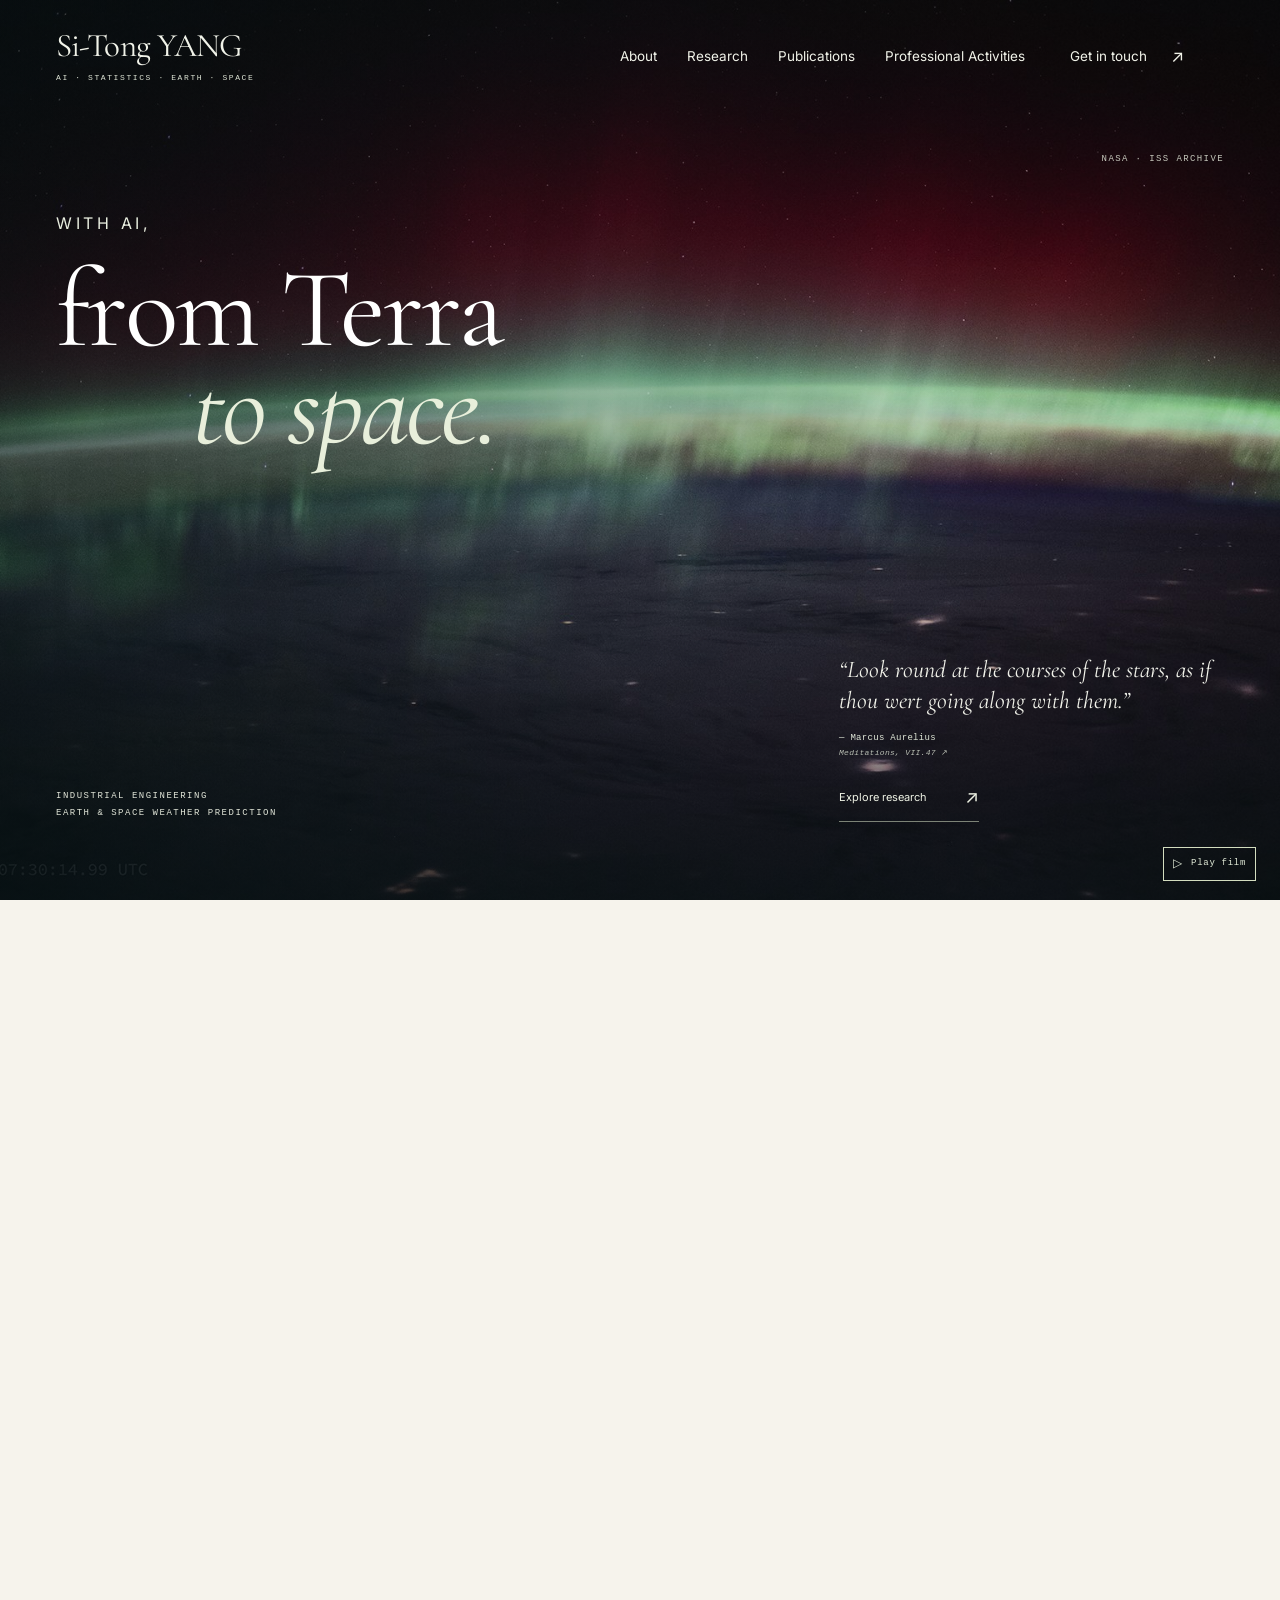
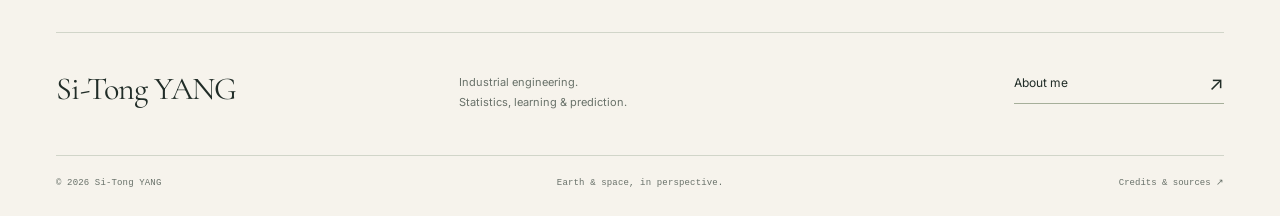
<file: index.html>
<!doctype html>
<html lang="en">
<head>
  <meta charset="utf-8">
  <meta name="viewport" content="width=device-width,initial-scale=1">
  <meta name="description" content="Industrial engineering, statistics, machine learning, and flow matching for terrestrial weather and space weather prediction.">
  <meta name="theme-color" content="#f6f3ec">
  <title>Earth & Space Prediction — Si-Tong YANG</title>
  <link rel="icon" href="favicon.svg" type="image/svg+xml">
  <link rel="preload" href="cormorant-normal-400.ttf" as="font" type="font/ttf" crossorigin>
  <link rel="stylesheet" href="styles.css?v=c1699eb95e4d">
  <script src="app.js" defer></script>
</head>
<body class="home-page">
  <a class="skip-link" href="#main">Skip to content</a>
  <header class="site-header">
    <a class="wordmark" href="index.html" aria-label="Si-Tong YANG — Home">Si-Tong YANG<span>AI · STATISTICS · EARTH · SPACE</span></a>
    <button class="menu-toggle" type="button" aria-controls="site-nav" aria-expanded="false">Menu <span aria-hidden="true">＋</span></button>
    <nav class="site-nav" id="site-nav" aria-label="Main navigation"><a href="about.html">About</a><a href="research.html">Research</a><a href="publications.html">Publications</a><a href="activities.html">Professional Activities</a><a href="contact.html">Get in touch <span aria-hidden="true">↗</span></a></nav>
  </header>
  <main id="main"><div class="hero-stage"><section class="hero" aria-labelledby="home-title">
  <div class="hero-media" aria-hidden="true"><img src="aurora-poster.jpg" alt="" width="1920" height="1080" fetchpriority="high"><video id="hero-video" muted loop playsinline preload="none" poster="aurora-poster.jpg" tabindex="-1"><source data-src="aurora-hero.mp4" type="video/mp4"></video></div>
  <div class="hero-shade" aria-hidden="true"></div>
  <div class="hero-content"><div class="hero-topline"><span class="eyebrow hero-archive">NASA · ISS ARCHIVE</span></div><h1 id="home-title"><span class="hero-prelude">With AI,</span><span class="hero-earth">from Terra</span><em class="hero-space">to space.</em></h1><div class="hero-bottom"><p class="hero-discipline">INDUSTRIAL ENGINEERING<br>EARTH & SPACE WEATHER PREDICTION</p><div class="hero-intro"><blockquote class="hero-quote"><p>“Look round at the courses of the stars, as if thou wert going along with them.”</p><footer>— Marcus Aurelius<a href="https://getgnosis.app/read/meditations/7/" target="_blank" rel="noopener noreferrer"><cite>Meditations, VII.47</cite> ↗</a></footer></blockquote><a class="light-link" href="research.html">Explore research <span aria-hidden="true">↗</span></a></div></div></div>
  <button class="video-control" id="video-toggle" type="button" aria-label="Play background video"><span id="video-icon" aria-hidden="true">▷</span><span id="video-label">Play film</span></button>
<div class="hero-ribbon" aria-hidden="true"><span>With AI, from Terra to space.</span><small>SI-TONG YANG / EARTH & SPACE</small></div></section></div>
<section class="home-research container" aria-labelledby="selected-title"><div class="section-marker"><span class="eyebrow">01 / SELECTED RESEARCH</span><a class="small-link" href="research.html">All research ↗</a></div><div class="home-statement"><h2 id="selected-title">Earth, <em>in motion.</em></h2><p>Exploring the dynamics of Earth and near-Earth space through physics, statistics, and AI.</p></div><div class="featured-grid"><article class="featured-item featured-project"><a class="featured-cover" href="pgfm-architecture.pdf" target="_blank" rel="noopener noreferrer" aria-label="View full research architecture figure"><img src="pgfm-architecture.png" alt="Physics-Guided Flow Matching architecture: past ionospheric states and solar and geomagnetic drivers feed a flow matching model guided by production, chemical loss, drift transport, and wind transport to forecast global total electron content." width="2136" height="1115" loading="lazy"><span>View full figure ↗</span></a><div class="featured-copy"><p class="eyebrow"><span>01</span> / Space weather / Generative AI</p><h3>Physics-Guided Flow Matching</h3><p>Day-ahead global total electron content forecasting with generative AI informed by ionospheric physics.</p><p class="project-status">Preprint · 2026</p><a class="text-link" href="publications.html#pgfm">Read publication <span aria-hidden="true">↗</span></a></div></article></div></section>
</main>
  <footer class="site-footer container">
    <div class="footer-top"><a class="footer-name" href="index.html">Si-Tong YANG</a><p>Industrial engineering.<br>Statistics, learning & prediction.</p><a class="footer-next" href="about.html">About me <span aria-hidden="true">↗</span></a></div>
    <div class="footer-bottom"><p>© 2026 Si-Tong YANG</p><p>Earth & space, in perspective.</p><button type="button" id="open-credits">Credits & sources ↗</button></div>
  </footer>
  <dialog class="credits-dialog" id="credits-dialog" aria-labelledby="credits-title"><div class="dialog-top"><h2 id="credits-title">Credits & sources</h2><button class="dialog-close" type="button" aria-label="Close credits">Close ×</button></div><p>Homepage aurora imagery: Earth Science and Remote Sensing Unit, NASA Johnson Space Center.</p><p>Video editor: Marit Jentoft-Nilsen (Global Science and Technology, Inc.). The silent background film is a shortened, resized excerpt of archival ISS footage.</p><a href="https://svs.gsfc.nasa.gov/31375/" target="_blank" rel="noopener noreferrer">Original NASA film & full credits ↗</a><p>Typography: Cormorant Garamond and Inter. Font license notices are included with the website source.</p></dialog>
</body>
</html>
</file>
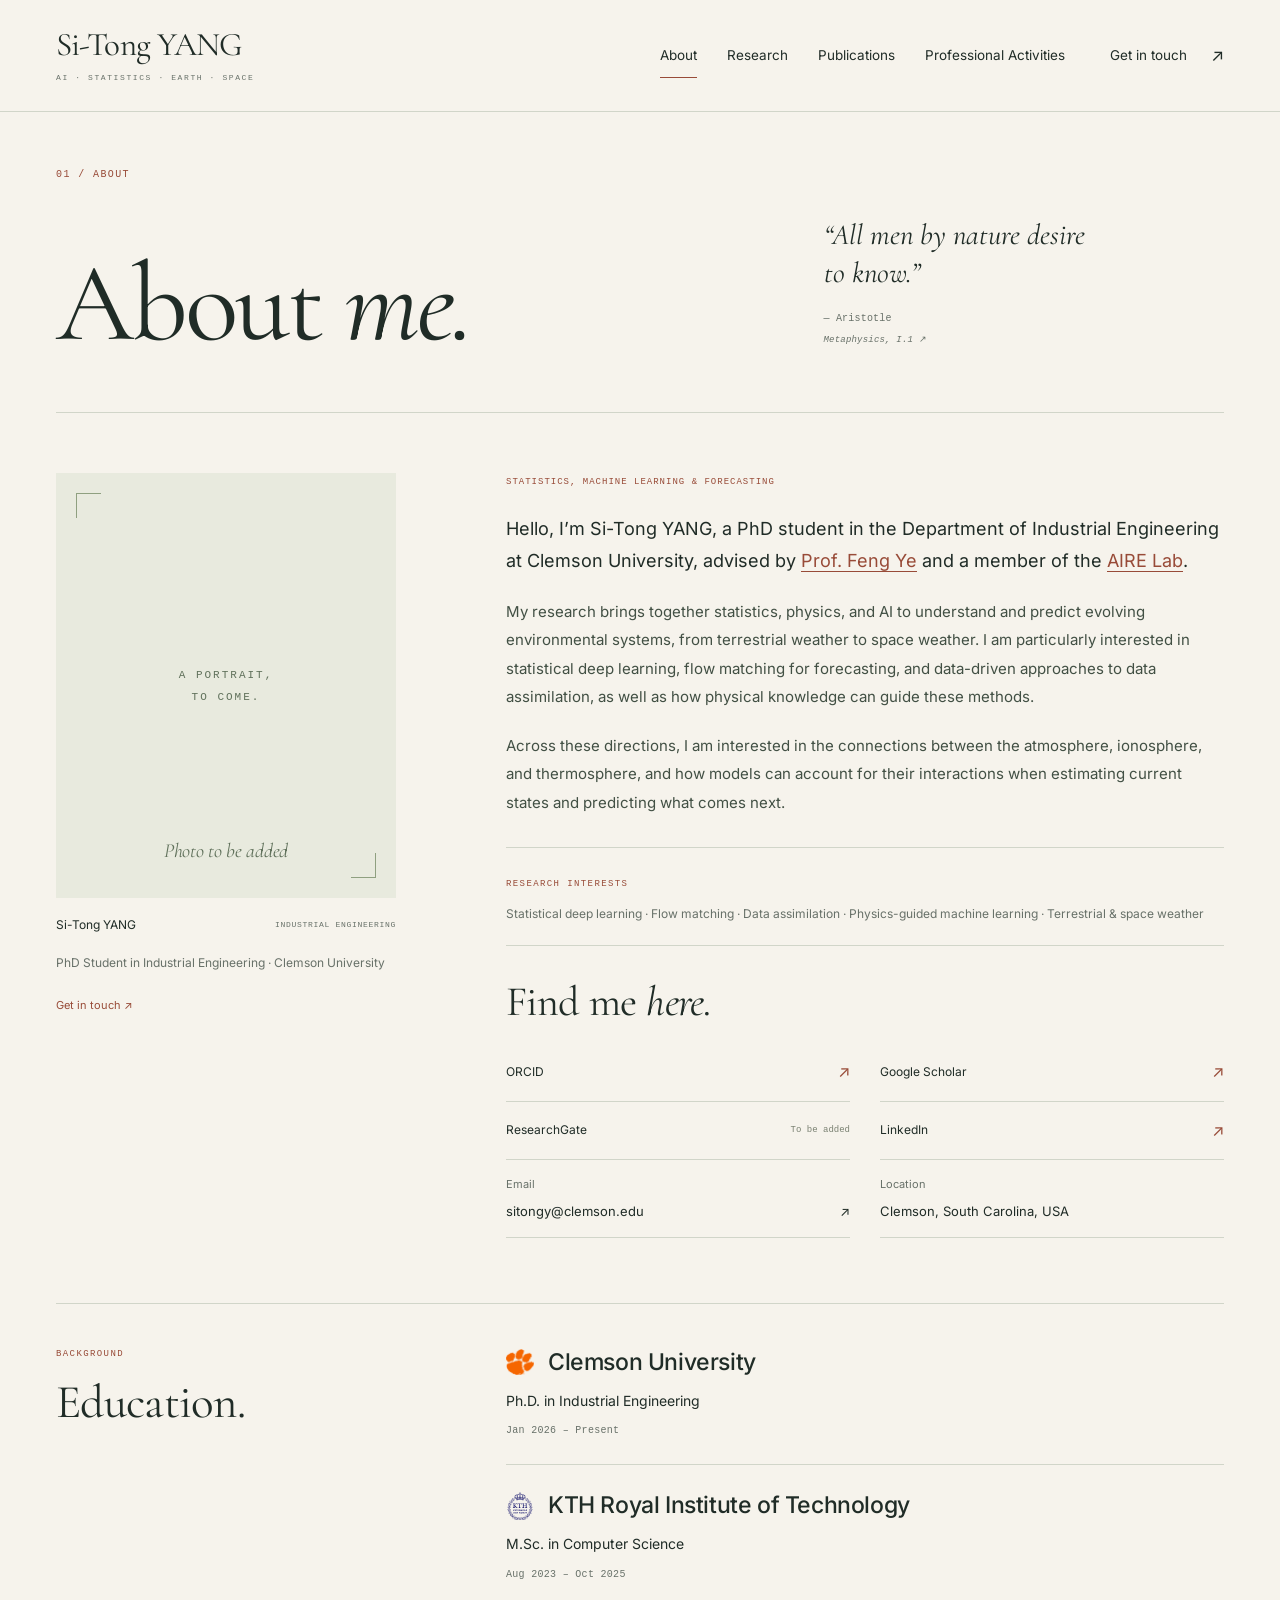
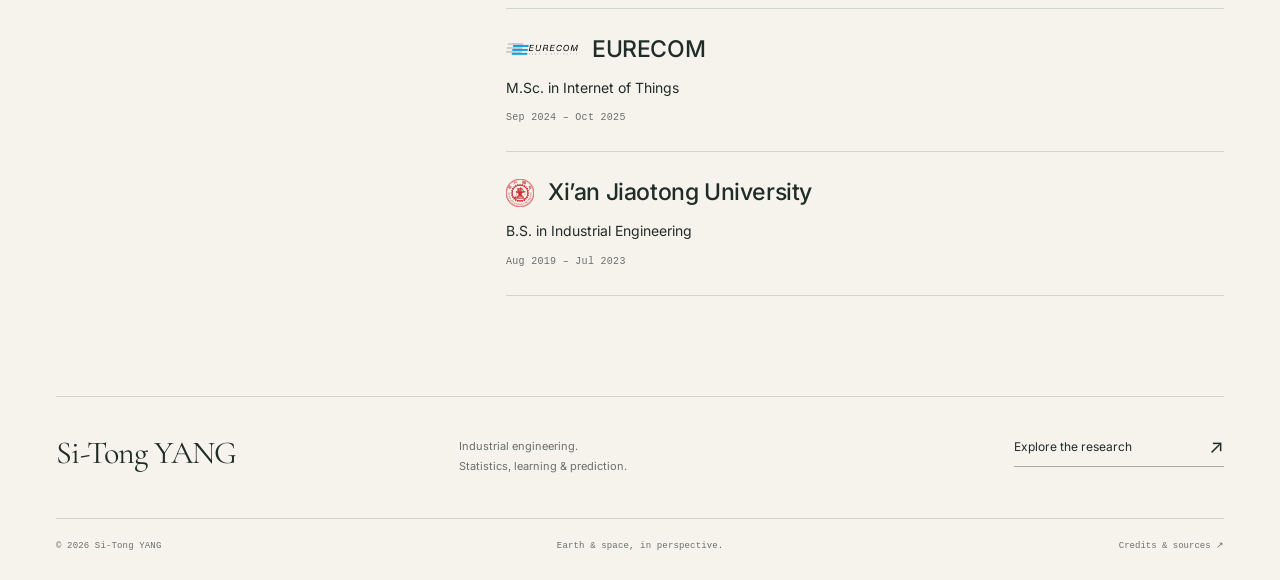
<file: about.html>
<!doctype html>
<html lang="en">
<head>
  <meta charset="utf-8">
  <meta name="viewport" content="width=device-width,initial-scale=1">
  <meta name="description" content="Industrial engineering, statistics, machine learning, and flow matching for terrestrial weather and space weather prediction.">
  <meta name="theme-color" content="#f6f3ec">
  <title>About — Si-Tong YANG</title>
  <link rel="icon" href="favicon.svg" type="image/svg+xml">
  <link rel="preload" href="cormorant-normal-400.ttf" as="font" type="font/ttf" crossorigin>
  <link rel="stylesheet" href="styles.css?v=c1699eb95e4d">
  <script src="app.js" defer></script>
</head>
<body class="inner-page">
  <a class="skip-link" href="#main">Skip to content</a>
  <header class="site-header">
    <a class="wordmark" href="index.html" aria-label="Si-Tong YANG — Home">Si-Tong YANG<span>AI · STATISTICS · EARTH · SPACE</span></a>
    <button class="menu-toggle" type="button" aria-controls="site-nav" aria-expanded="false">Menu <span aria-hidden="true">＋</span></button>
    <nav class="site-nav" id="site-nav" aria-label="Main navigation"><a href="about.html" aria-current="page">About</a><a href="research.html">Research</a><a href="publications.html">Publications</a><a href="activities.html">Professional Activities</a><a href="contact.html">Get in touch <span aria-hidden="true">↗</span></a></nav>
  </header>
  <main id="main"><div class="page-shell container"><header class="page-heading"><p class="eyebrow">01 / ABOUT</p><div class="heading-grid"><h1>About <em>me.</em></h1><blockquote class="research-quote page-quote"><p>“All men by nature desire to know.”</p><footer>— Aristotle<br><a href="https://classics.mit.edu/Aristotle/metaphysics.1.i.html" target="_blank" rel="noopener noreferrer"><cite>Metaphysics, I.1</cite> ↗</a></footer></blockquote></div></header><div class="about-layout"><aside class="portrait-column"><div class="portrait-placeholder"><span class="portrait-corner corner-tl" aria-hidden="true"></span><span class="portrait-corner corner-br" aria-hidden="true"></span><span class="eyebrow">A PORTRAIT,<br>TO COME.</span><span class="portrait-note">Photo to be added</span></div><div class="portrait-caption"><span>Si-Tong YANG</span><span>INDUSTRIAL ENGINEERING</span></div><p class="affiliation">PhD Student in Industrial Engineering · Clemson University</p><a class="small-link about-contact" href="contact.html">Get in touch ↗</a></aside><div class="biography"><p class="eyebrow accent-label">STATISTICS, MACHINE LEARNING & FORECASTING</p><div class="bio-prose"><p>Hello, I’m Si-Tong YANG, a PhD student in the Department of Industrial Engineering at Clemson University, advised by <a class="bio-link" href="https://feye2024.github.io/" target="_blank" rel="noopener noreferrer">Prof. Feng Ye</a> and a member of the <a class="bio-link" href="https://feye2024.github.io/aire-lab/" target="_blank" rel="noopener noreferrer">AIRE Lab</a>.</p><p>My research brings together statistics, physics, and AI to understand and predict evolving environmental systems, from terrestrial weather to space weather. I am particularly interested in statistical deep learning, flow matching for forecasting, and data-driven approaches to data assimilation, as well as how physical knowledge can guide these methods.</p><p>Across these directions, I am interested in the connections between the atmosphere, ionosphere, and thermosphere, and how models can account for their interactions when estimating current states and predicting what comes next.</p></div><div class="bio-interests"><span class="eyebrow">RESEARCH INTERESTS</span><p>Statistical deep learning · Flow matching · Data assimilation · Physics-guided machine learning · Terrestrial & space weather</p></div><section class="profile-section" aria-labelledby="profile-title"><h2 id="profile-title">Find me <em>here.</em></h2><div class="profile-grid"><a class="profile-field" href="https://orcid.org/0009-0001-2975-2041" target="_blank" rel="noopener noreferrer"><span>ORCID</span><span aria-hidden="true">↗</span></a><a class="profile-field" href="https://scholar.google.com/citations?user=uEGF8lQAAAAJ&amp;hl=en" target="_blank" rel="noopener noreferrer"><span>Google Scholar</span><span aria-hidden="true">↗</span></a><div class="profile-field is-pending"><span>ResearchGate</span><small>To be added</small></div><a class="profile-field" href="https://www.linkedin.com/in/sitongyang/" target="_blank" rel="noopener noreferrer"><span>LinkedIn</span><span aria-hidden="true">↗</span></a><div class="detail-field"><span class="field-label">Email</span><a class="field-value" href="mailto:sitongy@clemson.edu">sitongy@clemson.edu <span aria-hidden="true">↗</span></a></div><div class="detail-field"><span class="field-label">Location</span><span class="field-value">Clemson, South Carolina, USA</span></div></div></section></div></div><section class="background-section" id="education"><div><p class="eyebrow">BACKGROUND</p><h2>Education.</h2></div><div><article class="background-entry education-entry"><div class="education-heading"><div class="education-logo logo-clemson"><img src="clemson-paw.png" alt="Clemson University logo" loading="lazy"></div><h3>Clemson University</h3></div><p class="education-degree">Ph.D. in Industrial Engineering</p><p class="education-date">Jan 2026 – Present</p></article><article class="background-entry education-entry"><div class="education-heading"><div class="education-logo logo-kth"><img src="kth-blue.svg" alt="KTH Royal Institute of Technology logo" loading="lazy"></div><h3>KTH Royal Institute of Technology</h3></div><p class="education-degree">M.Sc. in Computer Science</p><p class="education-date">Aug 2023 – Oct 2025</p></article><article class="background-entry education-entry"><div class="education-heading"><div class="education-logo logo-eurecom"><img src="eurecom-horizontal.png" alt="EURECOM logo" loading="lazy"></div><h3>EURECOM</h3></div><p class="education-degree">M.Sc. in Internet of Things</p><p class="education-date">Sep 2024 – Oct 2025</p></article><article class="background-entry education-entry"><div class="education-heading"><div class="education-logo logo-xjtu"><img src="xjtu-seal.png" alt="Xi’an Jiaotong University logo" loading="lazy"></div><h3>Xi’an Jiaotong University</h3></div><p class="education-degree">B.S. in Industrial Engineering</p><p class="education-date">Aug 2019 – Jul 2023</p></article></div></section></div>
</main>
  <footer class="site-footer container">
    <div class="footer-top"><a class="footer-name" href="index.html">Si-Tong YANG</a><p>Industrial engineering.<br>Statistics, learning & prediction.</p><a class="footer-next" href="research.html">Explore the research <span aria-hidden="true">↗</span></a></div>
    <div class="footer-bottom"><p>© 2026 Si-Tong YANG</p><p>Earth & space, in perspective.</p><button type="button" id="open-credits">Credits & sources ↗</button></div>
  </footer>
  <dialog class="credits-dialog" id="credits-dialog" aria-labelledby="credits-title"><div class="dialog-top"><h2 id="credits-title">Credits & sources</h2><button class="dialog-close" type="button" aria-label="Close credits">Close ×</button></div><p>Homepage aurora imagery: Earth Science and Remote Sensing Unit, NASA Johnson Space Center.</p><p>Video editor: Marit Jentoft-Nilsen (Global Science and Technology, Inc.). The silent background film is a shortened, resized excerpt of archival ISS footage.</p><a href="https://svs.gsfc.nasa.gov/31375/" target="_blank" rel="noopener noreferrer">Original NASA film & full credits ↗</a><p>Typography: Cormorant Garamond and Inter. Font license notices are included with the website source.</p></dialog>
</body>
</html>
</file>
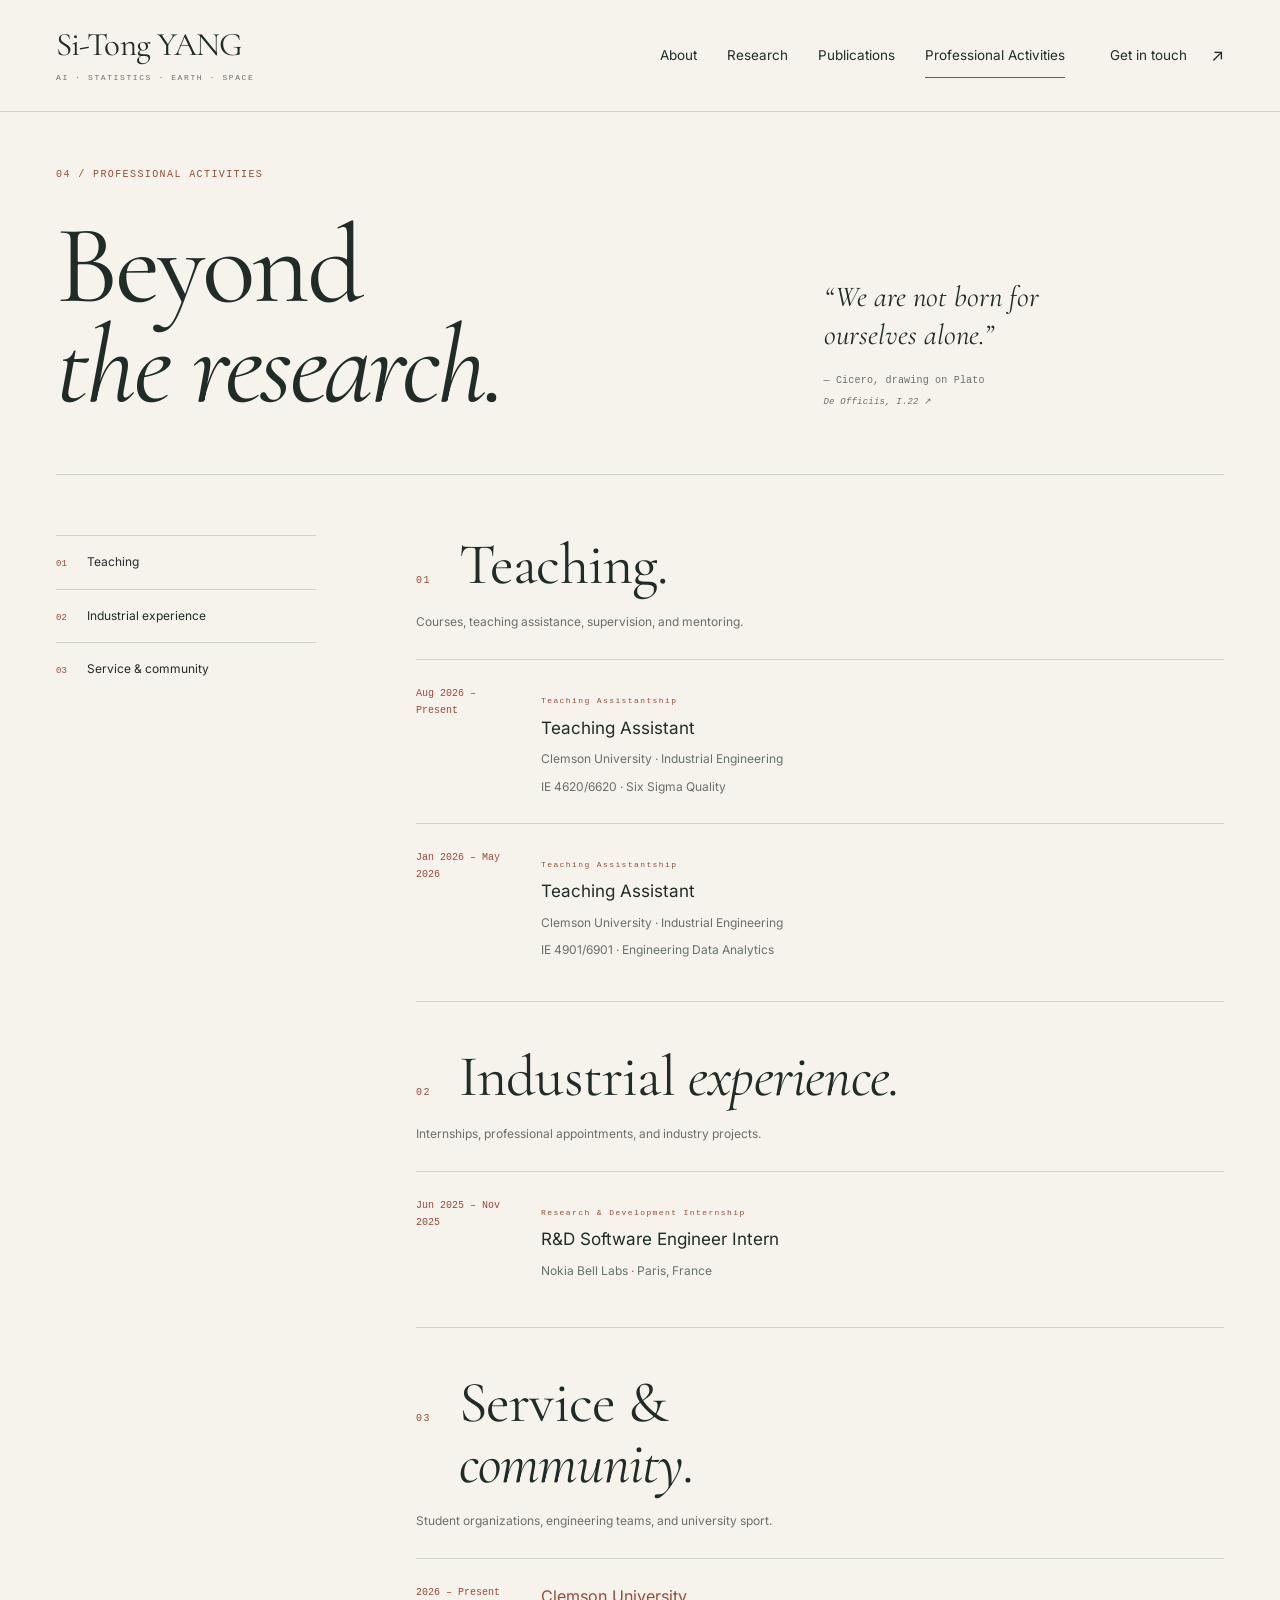
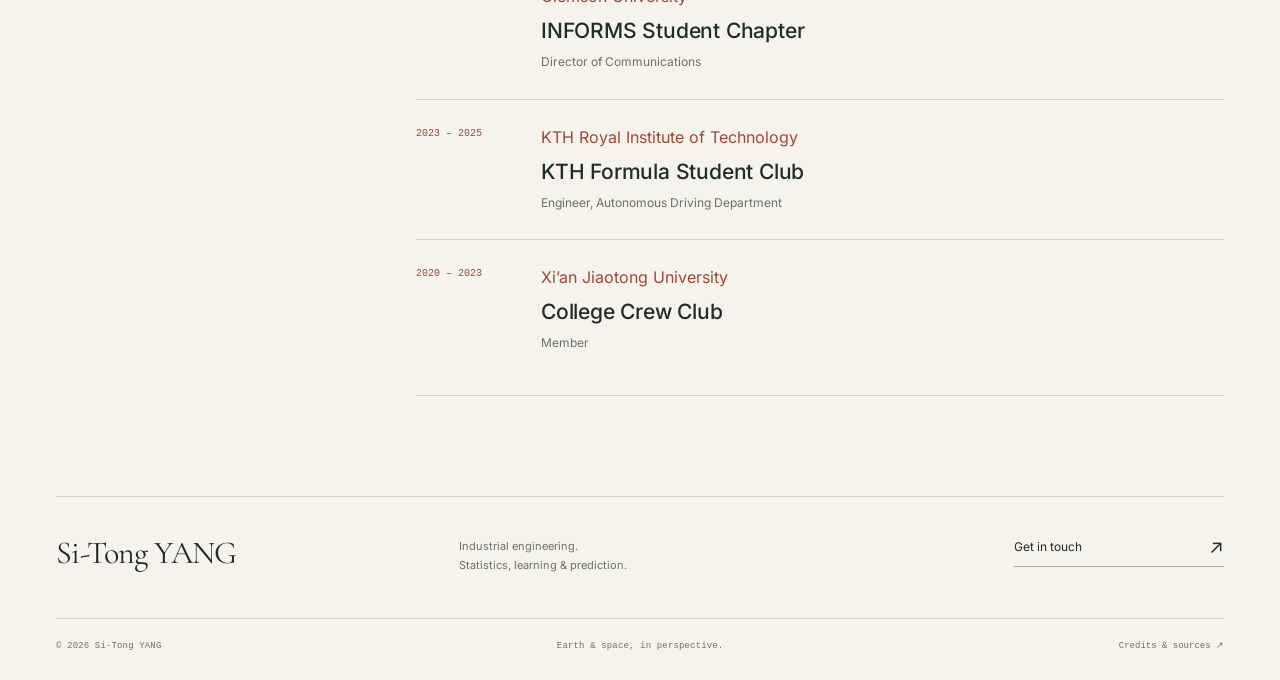
<file: activities.html>
<!doctype html>
<html lang="en">
<head>
  <meta charset="utf-8">
  <meta name="viewport" content="width=device-width,initial-scale=1">
  <meta name="description" content="Industrial engineering, statistics, machine learning, and flow matching for terrestrial weather and space weather prediction.">
  <meta name="theme-color" content="#f6f3ec">
  <title>Professional Activities — Si-Tong YANG</title>
  <link rel="icon" href="favicon.svg" type="image/svg+xml">
  <link rel="preload" href="cormorant-normal-400.ttf" as="font" type="font/ttf" crossorigin>
  <link rel="stylesheet" href="styles.css?v=c1699eb95e4d">
  <script src="app.js" defer></script>
</head>
<body class="inner-page">
  <a class="skip-link" href="#main">Skip to content</a>
  <header class="site-header">
    <a class="wordmark" href="index.html" aria-label="Si-Tong YANG — Home">Si-Tong YANG<span>AI · STATISTICS · EARTH · SPACE</span></a>
    <button class="menu-toggle" type="button" aria-controls="site-nav" aria-expanded="false">Menu <span aria-hidden="true">＋</span></button>
    <nav class="site-nav" id="site-nav" aria-label="Main navigation"><a href="about.html">About</a><a href="research.html">Research</a><a href="publications.html">Publications</a><a href="activities.html" aria-current="page">Professional Activities</a><a href="contact.html">Get in touch <span aria-hidden="true">↗</span></a></nav>
  </header>
  <main id="main"><div class="page-shell container"><header class="page-heading"><p class="eyebrow">04 / PROFESSIONAL ACTIVITIES</p><div class="heading-grid"><h1>Beyond<br><em>the research.</em></h1><blockquote class="research-quote page-quote"><p>“We are not born for ourselves alone.”</p><footer>— Cicero, drawing on Plato<br><a href="https://penelope.uchicago.edu/Thayer/E/Roman/Texts/Cicero/de_Officiis/1B%2A.html" target="_blank" rel="noopener noreferrer"><cite>De Officiis, I.22</cite> ↗</a></footer></blockquote></div></header><div class="activities-layout"><nav class="section-index" aria-label="Activity categories"><a href="#teaching"><span>01</span> Teaching</a><a href="#industry"><span>02</span> Industrial experience</a><a href="#service"><span>03</span> Service & community</a></nav><div class="activity-sections"><section class="activity-section" id="teaching"><div class="activity-heading"><span class="eyebrow accent-label">01</span><h2>Teaching.</h2></div><p class="category-description">Courses, teaching assistance, supervision, and mentoring.</p><article class="activity-entry"><p class="entry-date">Aug 2026 – Present</p><div><span class="eyebrow entry-type">Teaching Assistantship</span><h3>Teaching Assistant</h3><p class="entry-organization">Clemson University · Industrial Engineering</p><p>IE 4620/6620 · Six Sigma Quality</p></div></article><article class="activity-entry"><p class="entry-date">Jan 2026 – May 2026</p><div><span class="eyebrow entry-type">Teaching Assistantship</span><h3>Teaching Assistant</h3><p class="entry-organization">Clemson University · Industrial Engineering</p><p>IE 4901/6901 · Engineering Data Analytics</p></div></article></section><section class="activity-section" id="industry"><div class="activity-heading"><span class="eyebrow accent-label">02</span><h2>Industrial <em>experience.</em></h2></div><p class="category-description">Internships, professional appointments, and industry projects.</p><article class="activity-entry"><p class="entry-date">Jun 2025 – Nov 2025</p><div><span class="eyebrow entry-type">Research &amp; Development Internship</span><h3>R&amp;D Software Engineer Intern</h3><p class="entry-organization">Nokia Bell Labs · Paris, France</p><p></p></div></article></section><section class="activity-section" id="service"><div class="activity-heading"><span class="eyebrow accent-label">03</span><h2>Service &<br><em>community.</em></h2></div><p class="category-description">Student organizations, engineering teams, and university sport.</p><article class="activity-entry"><p class="entry-date">2026 – Present</p><div><p class="service-school">Clemson University</p><h3 class="service-club">INFORMS Student Chapter</h3><p class="service-role">Director of Communications</p></div></article><article class="activity-entry"><p class="entry-date">2023 – 2025</p><div><p class="service-school">KTH Royal Institute of Technology</p><h3 class="service-club">KTH Formula Student Club</h3><p class="service-role">Engineer, Autonomous Driving Department</p></div></article><article class="activity-entry"><p class="entry-date">2020 – 2023</p><div><p class="service-school">Xi’an Jiaotong University</p><h3 class="service-club">College Crew Club</h3><p class="service-role">Member</p></div></article></section></div></div></div>
</main>
  <footer class="site-footer container">
    <div class="footer-top"><a class="footer-name" href="index.html">Si-Tong YANG</a><p>Industrial engineering.<br>Statistics, learning & prediction.</p><a class="footer-next" href="contact.html">Get in touch <span aria-hidden="true">↗</span></a></div>
    <div class="footer-bottom"><p>© 2026 Si-Tong YANG</p><p>Earth & space, in perspective.</p><button type="button" id="open-credits">Credits & sources ↗</button></div>
  </footer>
  <dialog class="credits-dialog" id="credits-dialog" aria-labelledby="credits-title"><div class="dialog-top"><h2 id="credits-title">Credits & sources</h2><button class="dialog-close" type="button" aria-label="Close credits">Close ×</button></div><p>Homepage aurora imagery: Earth Science and Remote Sensing Unit, NASA Johnson Space Center.</p><p>Video editor: Marit Jentoft-Nilsen (Global Science and Technology, Inc.). The silent background film is a shortened, resized excerpt of archival ISS footage.</p><a href="https://svs.gsfc.nasa.gov/31375/" target="_blank" rel="noopener noreferrer">Original NASA film & full credits ↗</a><p>Typography: Cormorant Garamond and Inter. Font license notices are included with the website source.</p></dialog>
</body>
</html>
</file>
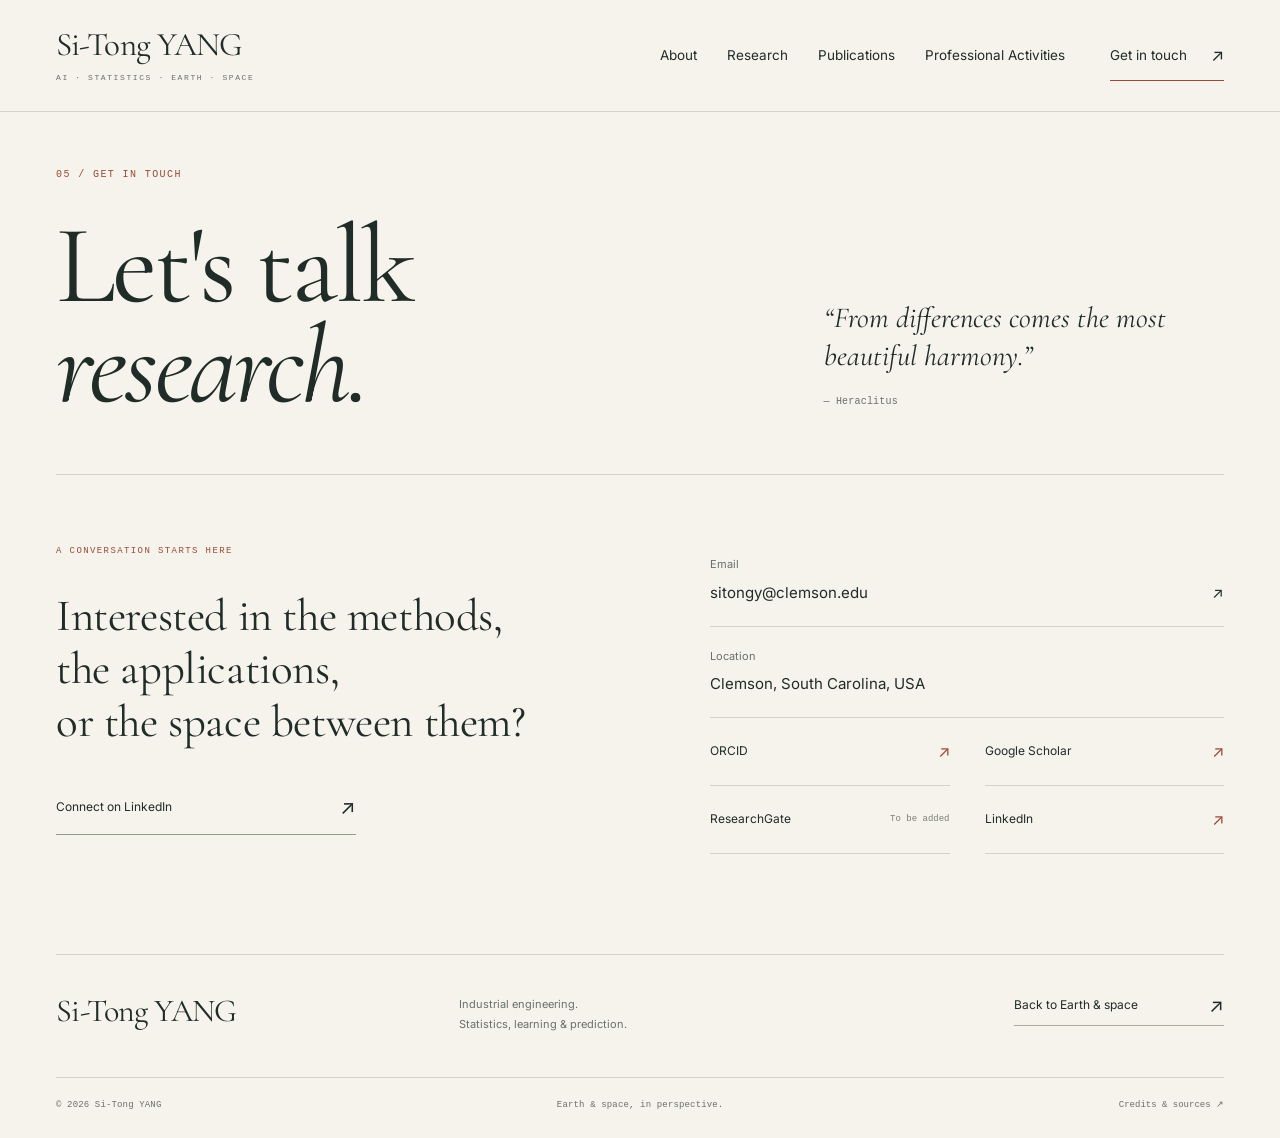
<file: contact.html>
<!doctype html>
<html lang="en">
<head>
  <meta charset="utf-8">
  <meta name="viewport" content="width=device-width,initial-scale=1">
  <meta name="description" content="Industrial engineering, statistics, machine learning, and flow matching for terrestrial weather and space weather prediction.">
  <meta name="theme-color" content="#f6f3ec">
  <title>Get in touch — Si-Tong YANG</title>
  <link rel="icon" href="favicon.svg" type="image/svg+xml">
  <link rel="preload" href="cormorant-normal-400.ttf" as="font" type="font/ttf" crossorigin>
  <link rel="stylesheet" href="styles.css?v=c1699eb95e4d">
  <script src="app.js" defer></script>
</head>
<body class="inner-page">
  <a class="skip-link" href="#main">Skip to content</a>
  <header class="site-header">
    <a class="wordmark" href="index.html" aria-label="Si-Tong YANG — Home">Si-Tong YANG<span>AI · STATISTICS · EARTH · SPACE</span></a>
    <button class="menu-toggle" type="button" aria-controls="site-nav" aria-expanded="false">Menu <span aria-hidden="true">＋</span></button>
    <nav class="site-nav" id="site-nav" aria-label="Main navigation"><a href="about.html">About</a><a href="research.html">Research</a><a href="publications.html">Publications</a><a href="activities.html">Professional Activities</a><a href="contact.html" aria-current="page">Get in touch <span aria-hidden="true">↗</span></a></nav>
  </header>
  <main id="main"><div class="page-shell container contact-page"><header class="page-heading"><p class="eyebrow">05 / GET IN TOUCH</p><div class="heading-grid"><h1>Let's talk<br><em>research.</em></h1><blockquote class="research-quote page-quote"><p>“From differences comes the most beautiful harmony.”</p><footer>— Heraclitus</footer></blockquote></div></header><div class="contact-layout"><div class="contact-intro"><span class="eyebrow accent-label">A CONVERSATION STARTS HERE</span><p>Interested in the methods,<br>the applications,<br>or the space between them?</p><a class="contact-social" href="https://www.linkedin.com/in/sitongyang/" target="_blank" rel="noopener noreferrer">Connect on LinkedIn <span aria-hidden="true">↗</span></a></div><section class="contact-fields" aria-label="Contact information"><div class="detail-field"><span class="field-label">Email</span><a class="field-value" href="mailto:sitongy@clemson.edu">sitongy@clemson.edu <span aria-hidden="true">↗</span></a></div><div class="detail-field"><span class="field-label">Location</span><span class="field-value">Clemson, South Carolina, USA</span></div><a class="profile-field" href="https://orcid.org/0009-0001-2975-2041" target="_blank" rel="noopener noreferrer"><span>ORCID</span><span aria-hidden="true">↗</span></a><a class="profile-field" href="https://scholar.google.com/citations?user=uEGF8lQAAAAJ&amp;hl=en" target="_blank" rel="noopener noreferrer"><span>Google Scholar</span><span aria-hidden="true">↗</span></a><div class="profile-field is-pending"><span>ResearchGate</span><small>To be added</small></div><a class="profile-field" href="https://www.linkedin.com/in/sitongyang/" target="_blank" rel="noopener noreferrer"><span>LinkedIn</span><span aria-hidden="true">↗</span></a></section></div></div>
</main>
  <footer class="site-footer container">
    <div class="footer-top"><a class="footer-name" href="index.html">Si-Tong YANG</a><p>Industrial engineering.<br>Statistics, learning & prediction.</p><a class="footer-next" href="index.html">Back to Earth & space <span aria-hidden="true">↗</span></a></div>
    <div class="footer-bottom"><p>© 2026 Si-Tong YANG</p><p>Earth & space, in perspective.</p><button type="button" id="open-credits">Credits & sources ↗</button></div>
  </footer>
  <dialog class="credits-dialog" id="credits-dialog" aria-labelledby="credits-title"><div class="dialog-top"><h2 id="credits-title">Credits & sources</h2><button class="dialog-close" type="button" aria-label="Close credits">Close ×</button></div><p>Homepage aurora imagery: Earth Science and Remote Sensing Unit, NASA Johnson Space Center.</p><p>Video editor: Marit Jentoft-Nilsen (Global Science and Technology, Inc.). The silent background film is a shortened, resized excerpt of archival ISS footage.</p><a href="https://svs.gsfc.nasa.gov/31375/" target="_blank" rel="noopener noreferrer">Original NASA film & full credits ↗</a><p>Typography: Cormorant Garamond and Inter. Font license notices are included with the website source.</p></dialog>
</body>
</html>
</file>
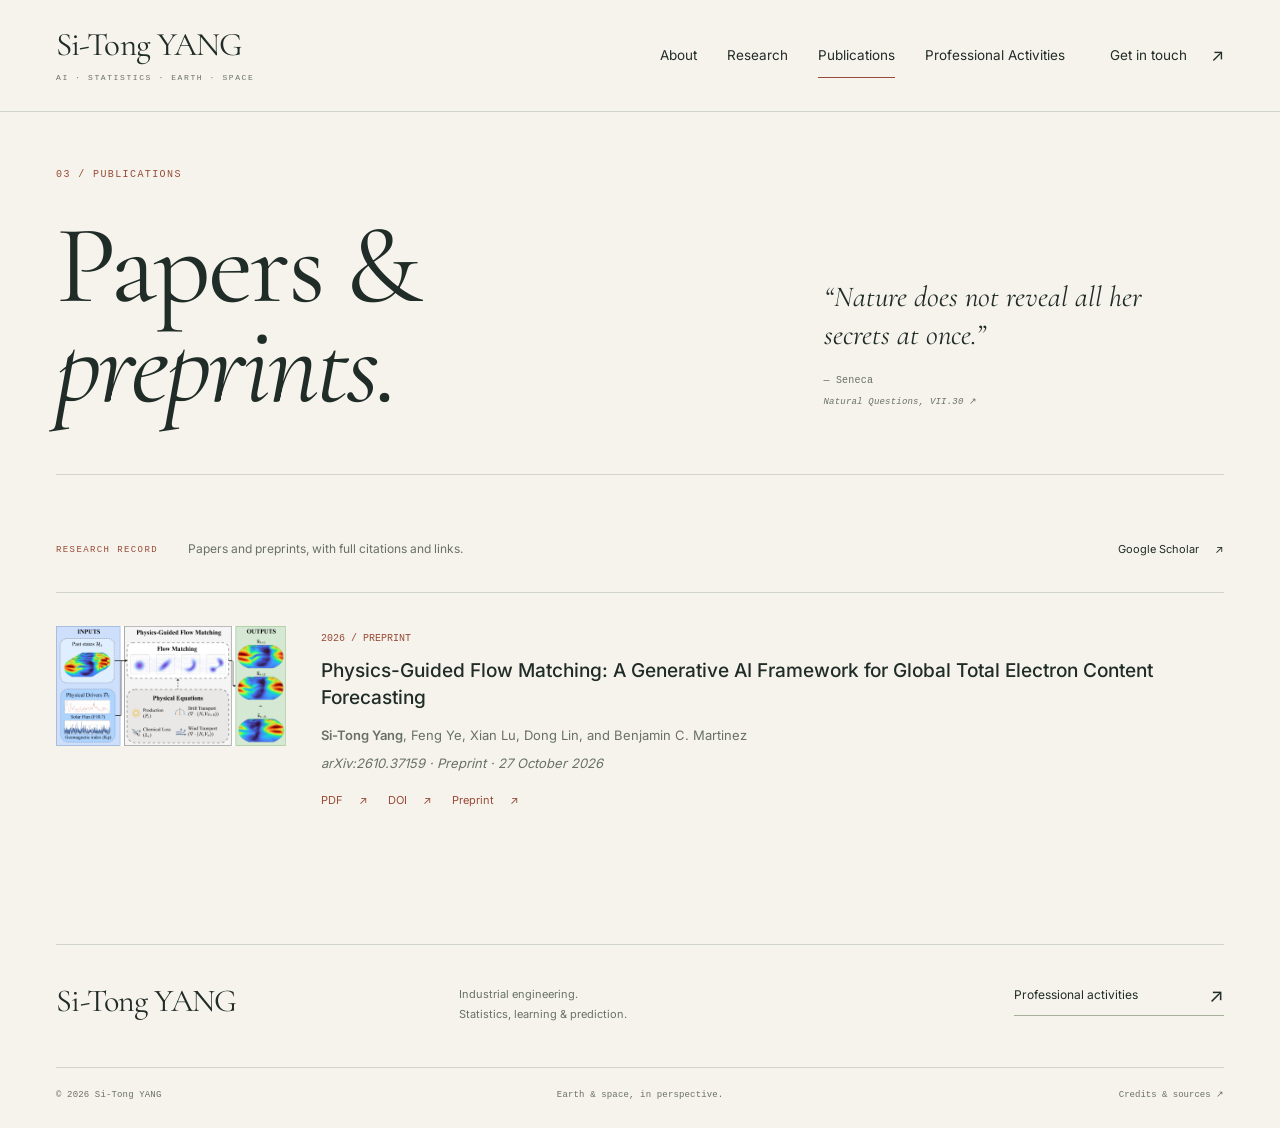
<file: publications.html>
<!doctype html>
<html lang="en">
<head>
  <meta charset="utf-8">
  <meta name="viewport" content="width=device-width,initial-scale=1">
  <meta name="description" content="Industrial engineering, statistics, machine learning, and flow matching for terrestrial weather and space weather prediction.">
  <meta name="theme-color" content="#f6f3ec">
  <title>Publications — Si-Tong YANG</title>
  <link rel="icon" href="favicon.svg" type="image/svg+xml">
  <link rel="preload" href="cormorant-normal-400.ttf" as="font" type="font/ttf" crossorigin>
  <link rel="stylesheet" href="styles.css?v=c1699eb95e4d">
  <script src="app.js" defer></script>
</head>
<body class="inner-page">
  <a class="skip-link" href="#main">Skip to content</a>
  <header class="site-header">
    <a class="wordmark" href="index.html" aria-label="Si-Tong YANG — Home">Si-Tong YANG<span>AI · STATISTICS · EARTH · SPACE</span></a>
    <button class="menu-toggle" type="button" aria-controls="site-nav" aria-expanded="false">Menu <span aria-hidden="true">＋</span></button>
    <nav class="site-nav" id="site-nav" aria-label="Main navigation"><a href="about.html">About</a><a href="research.html">Research</a><a href="publications.html" aria-current="page">Publications</a><a href="activities.html">Professional Activities</a><a href="contact.html">Get in touch <span aria-hidden="true">↗</span></a></nav>
  </header>
  <main id="main"><div class="page-shell container"><header class="page-heading"><p class="eyebrow">03 / PUBLICATIONS</p><div class="heading-grid"><h1>Papers &<br><em>preprints.</em></h1><blockquote class="research-quote page-quote"><p>“Nature does not reveal all her secrets at once.”</p><footer>— Seneca<br><a href="https://www.thelatinlibrary.com/sen/sen.qn7.shtml" target="_blank" rel="noopener noreferrer"><cite>Natural Questions, VII.30</cite> ↗</a></footer></blockquote></div></header><div class="publications-layout compact-publications"><aside class="publication-aside"><span class="eyebrow">RESEARCH RECORD</span><p>Papers and preprints, with full citations and links.</p><a class="small-link" href="https://scholar.google.com/citations?user=uEGF8lQAAAAJ&amp;hl=en" target="_blank" rel="noopener noreferrer">Google Scholar <span aria-hidden="true">↗</span></a></aside><section class="publication-list" aria-label="Publication list"><article class="publication-entry" id="pgfm"><a class="publication-cover" href="pgfm-architecture.pdf" target="_blank" rel="noopener noreferrer" aria-label="View full research architecture figure"><img src="pgfm-architecture.png" alt="Physics-Guided Flow Matching architecture: past ionospheric states and solar and geomagnetic drivers feed a flow matching model guided by production, chemical loss, drift transport, and wind transport to forecast global total electron content." width="2136" height="1115" loading="lazy"><span>View full figure ↗</span></a><div class="publication-copy"><span class="entry-date">2026 / PREPRINT</span><h2><a class="publication-title" href="https://arxiv.org/abs/2610.37159" target="_blank" rel="noopener noreferrer">Physics-Guided Flow Matching: A Generative AI Framework for Global Total Electron Content Forecasting <span aria-hidden="true">↗</span></a></h2><p><strong>Si-Tong Yang</strong>, Feng Ye, Xian Lu, Dong Lin, and Benjamin C. Martinez</p><p class="publication-venue">arXiv:2610.37159 · Preprint · 27 October 2026</p><div class="entry-links"><a class="small-link" href="https://arxiv.org/pdf/2610.37159" target="_blank" rel="noopener noreferrer">PDF <span aria-hidden="true">↗</span></a><a class="small-link" href="https://doi.org/10.48550/arXiv.2610.37159" target="_blank" rel="noopener noreferrer">DOI <span aria-hidden="true">↗</span></a><a class="small-link" href="https://arxiv.org/abs/2610.37159" target="_blank" rel="noopener noreferrer">Preprint <span aria-hidden="true">↗</span></a></div></div></article></section></div></div>
</main>
  <footer class="site-footer container">
    <div class="footer-top"><a class="footer-name" href="index.html">Si-Tong YANG</a><p>Industrial engineering.<br>Statistics, learning & prediction.</p><a class="footer-next" href="activities.html">Professional activities <span aria-hidden="true">↗</span></a></div>
    <div class="footer-bottom"><p>© 2026 Si-Tong YANG</p><p>Earth & space, in perspective.</p><button type="button" id="open-credits">Credits & sources ↗</button></div>
  </footer>
  <dialog class="credits-dialog" id="credits-dialog" aria-labelledby="credits-title"><div class="dialog-top"><h2 id="credits-title">Credits & sources</h2><button class="dialog-close" type="button" aria-label="Close credits">Close ×</button></div><p>Homepage aurora imagery: Earth Science and Remote Sensing Unit, NASA Johnson Space Center.</p><p>Video editor: Marit Jentoft-Nilsen (Global Science and Technology, Inc.). The silent background film is a shortened, resized excerpt of archival ISS footage.</p><a href="https://svs.gsfc.nasa.gov/31375/" target="_blank" rel="noopener noreferrer">Original NASA film & full credits ↗</a><p>Typography: Cormorant Garamond and Inter. Font license notices are included with the website source.</p></dialog>
</body>
</html>
</file>
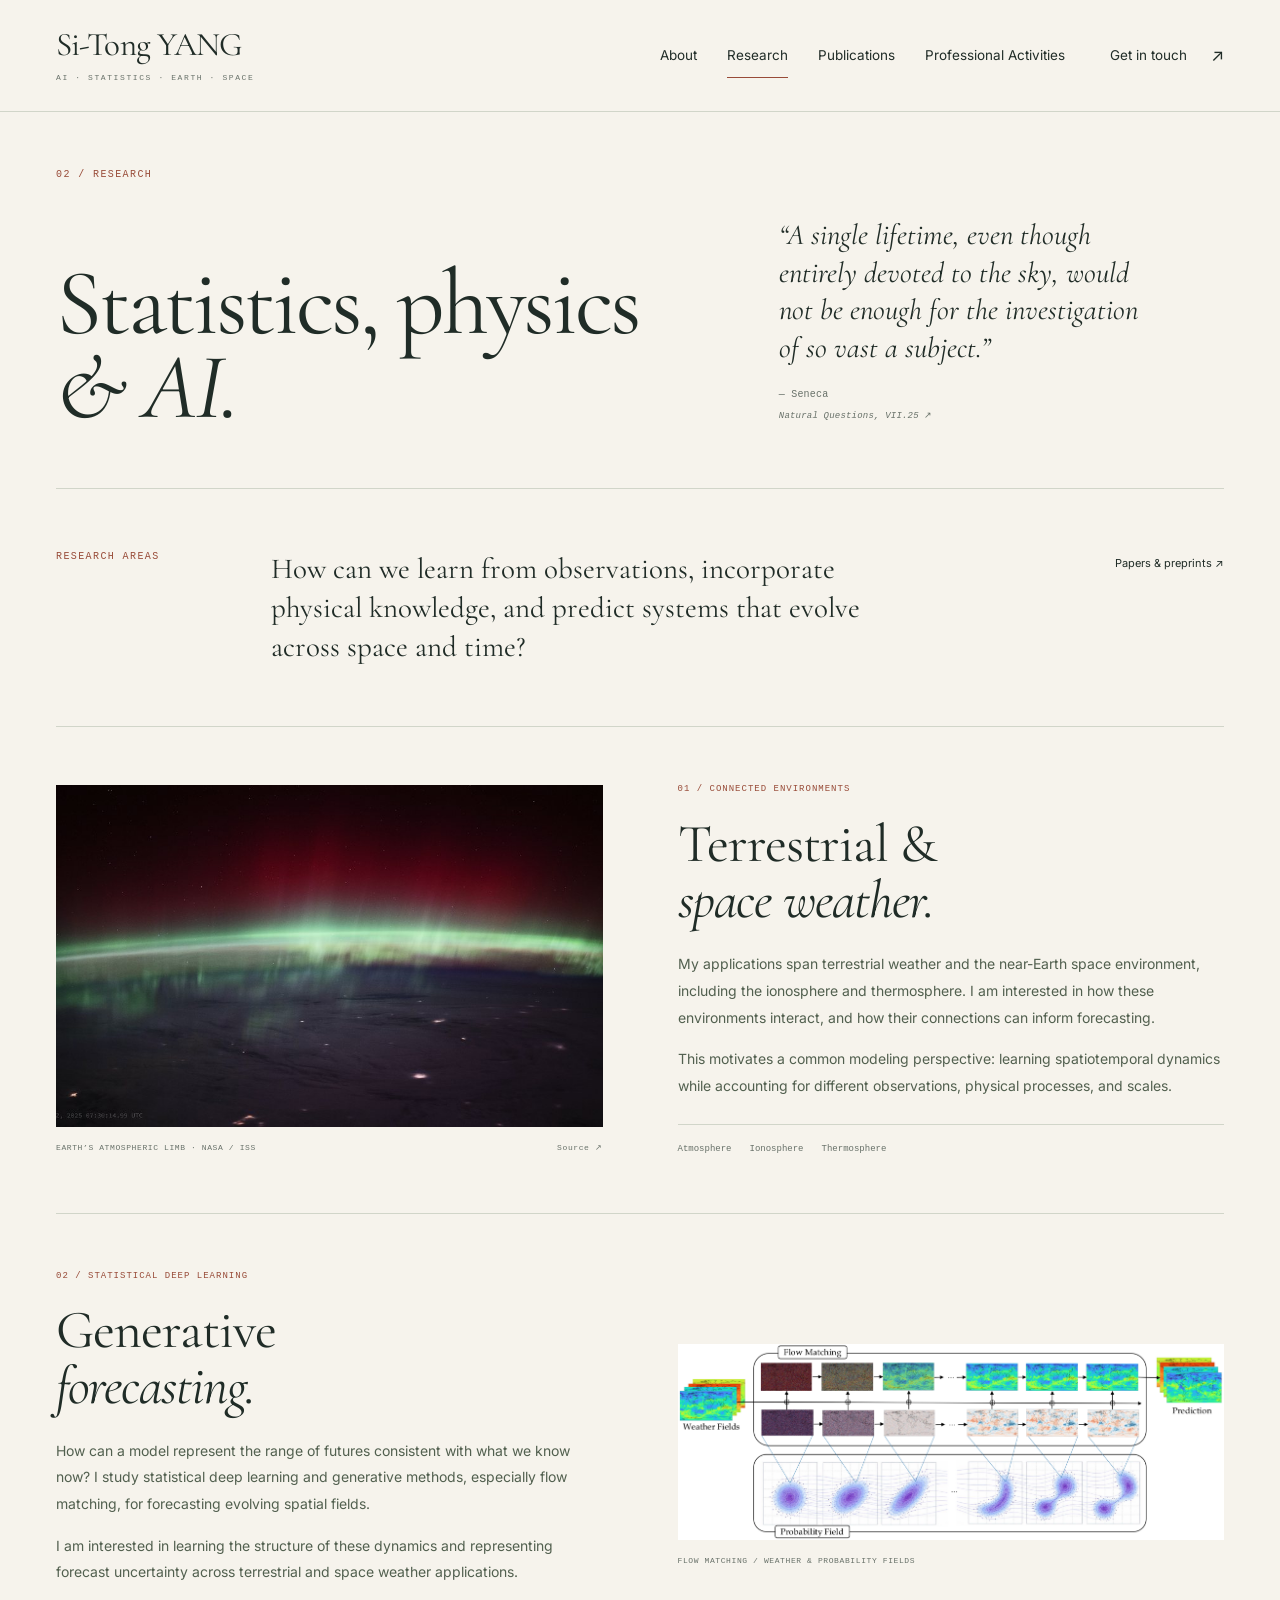
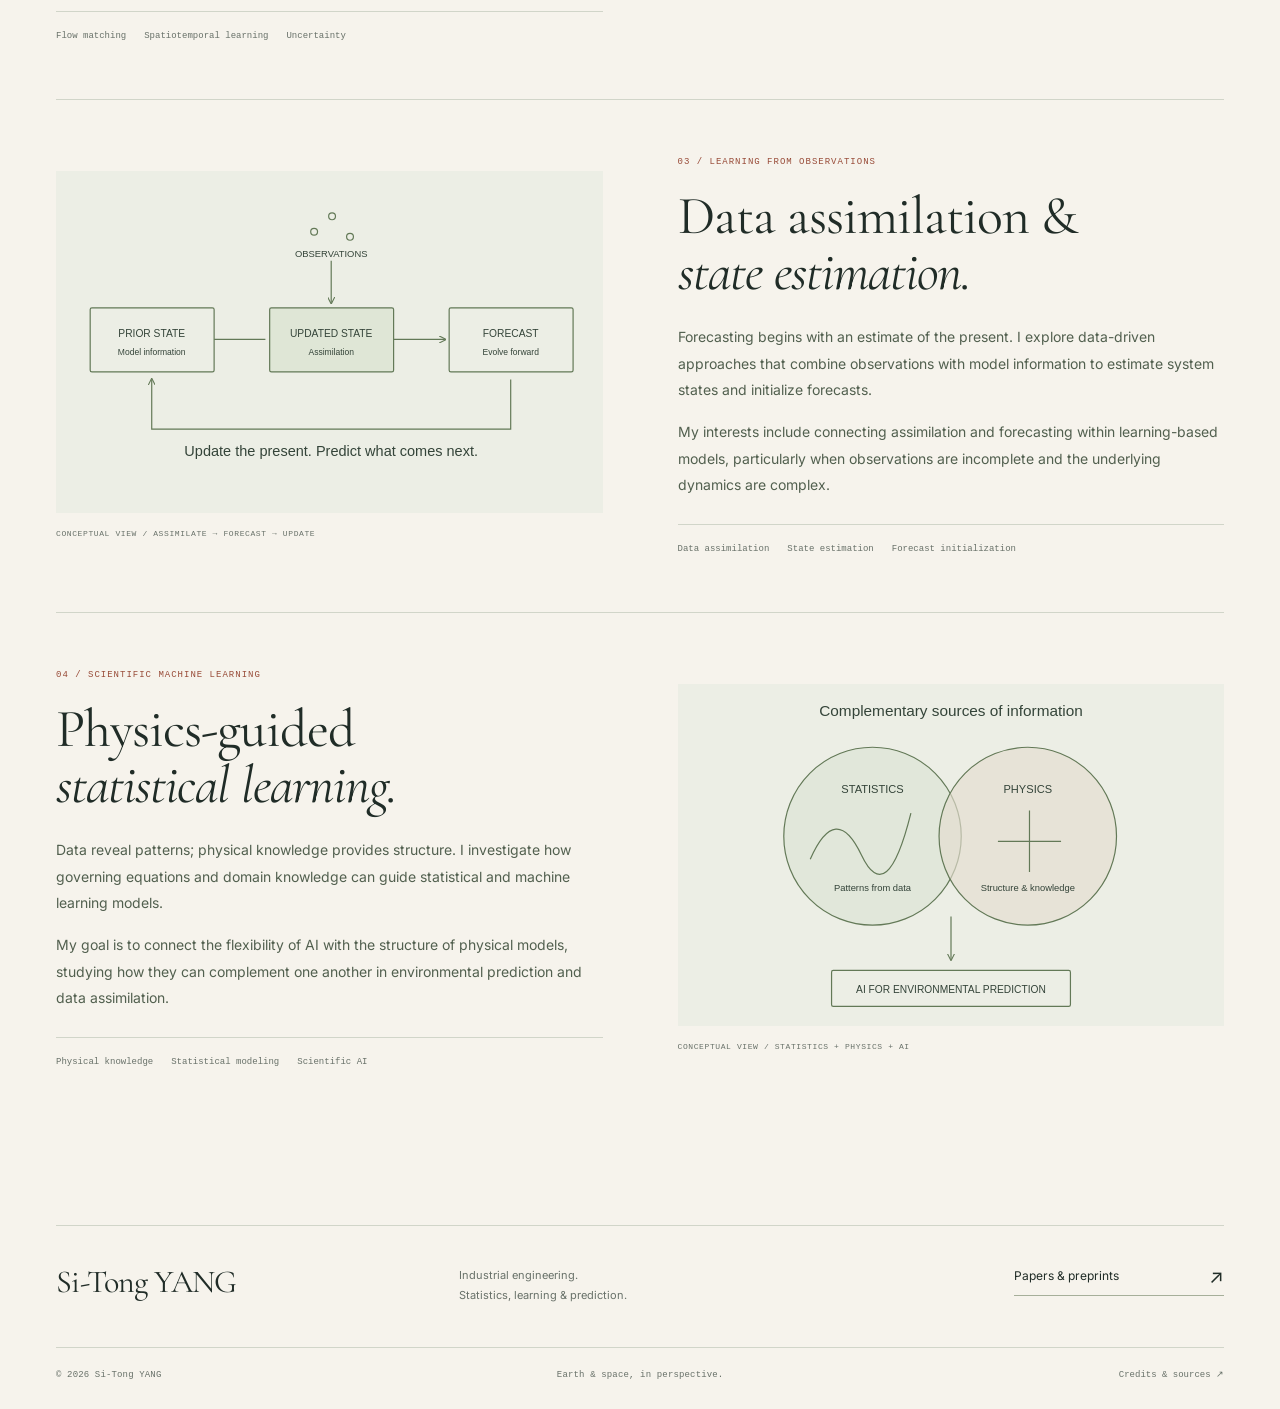
<file: research.html>
<!doctype html>
<html lang="en">
<head>
  <meta charset="utf-8">
  <meta name="viewport" content="width=device-width,initial-scale=1">
  <meta name="description" content="Industrial engineering, statistics, machine learning, and flow matching for terrestrial weather and space weather prediction.">
  <meta name="theme-color" content="#f6f3ec">
  <title>Research — Si-Tong YANG</title>
  <link rel="icon" href="favicon.svg" type="image/svg+xml">
  <link rel="preload" href="cormorant-normal-400.ttf" as="font" type="font/ttf" crossorigin>
  <link rel="stylesheet" href="styles.css?v=c1699eb95e4d">
  <script src="app.js" defer></script>
</head>
<body class="inner-page">
  <a class="skip-link" href="#main">Skip to content</a>
  <header class="site-header">
    <a class="wordmark" href="index.html" aria-label="Si-Tong YANG — Home">Si-Tong YANG<span>AI · STATISTICS · EARTH · SPACE</span></a>
    <button class="menu-toggle" type="button" aria-controls="site-nav" aria-expanded="false">Menu <span aria-hidden="true">＋</span></button>
    <nav class="site-nav" id="site-nav" aria-label="Main navigation"><a href="about.html">About</a><a href="research.html" aria-current="page">Research</a><a href="publications.html">Publications</a><a href="activities.html">Professional Activities</a><a href="contact.html">Get in touch <span aria-hidden="true">↗</span></a></nav>
  </header>
  <main id="main"><div class="page-shell container research-overview">
  <header class="page-heading"><p class="eyebrow">02 / RESEARCH</p><div class="heading-grid"><h1>Statistics, physics<br><em>& AI.</em></h1><blockquote class="research-quote"><p>“A single lifetime, even though entirely devoted to the sky, would not be enough for the investigation of so vast a subject.”</p><footer>— Seneca<br><a href="https://www.thelatinlibrary.com/sen/sen.qn7.shtml" target="_blank" rel="noopener noreferrer"><cite>Natural Questions, VII.25</cite> ↗</a></footer></blockquote></div></header>
  <div class="research-intro"><p class="eyebrow accent-label">RESEARCH AREAS</p><p>How can we learn from observations, incorporate physical knowledge, and predict systems that evolve across space and time?</p><a class="small-link" href="publications.html">Papers & preprints ↗</a></div>
  <div class="research-area-list">
    <section class="research-area" id="earth-space"><figure class="area-visual earth-space-visual"><img src="aurora-detail.jpg" width="960" height="540" loading="lazy" alt="Aurora over Earth's atmospheric limb, viewed from the International Space Station."><figcaption>EARTH’S ATMOSPHERIC LIMB · NASA / ISS <a href="https://svs.gsfc.nasa.gov/31375/" target="_blank" rel="noopener noreferrer">Source ↗</a></figcaption></figure><div class="area-copy"><p class="eyebrow accent-label">01 / CONNECTED ENVIRONMENTS</p><h2>Terrestrial &<br><em>space weather.</em></h2><p>My applications span terrestrial weather and the near-Earth space environment, including the ionosphere and thermosphere. I am interested in how these environments interact, and how their connections can inform forecasting.</p><p>This motivates a common modeling perspective: learning spatiotemporal dynamics while accounting for different observations, physical processes, and scales.</p><div class="area-topics"><span>Atmosphere</span><span>Ionosphere</span><span>Thermosphere</span></div></div></section>
    <section class="research-area" id="generative-forecasting"><figure class="area-visual"><img src="flow-matching-weather.png" width="2237" height="801" loading="lazy" alt="Flow matching for weather forecasting: weather fields evolve along learned flow trajectories, illustrated alongside their probability fields, to produce predictions."><figcaption>FLOW MATCHING / WEATHER & PROBABILITY FIELDS</figcaption></figure><div class="area-copy"><p class="eyebrow accent-label">02 / STATISTICAL DEEP LEARNING</p><h2>Generative<br><em>forecasting.</em></h2><p>How can a model represent the range of futures consistent with what we know now? I study statistical deep learning and generative methods, especially flow matching, for forecasting evolving spatial fields.</p><p>I am interested in learning the structure of these dynamics and representing forecast uncertainty across terrestrial and space weather applications.</p><div class="area-topics"><span>Flow matching</span><span>Spatiotemporal learning</span><span>Uncertainty</span></div></div></section>
    <section class="research-area" id="data-assimilation"><figure class="area-visual"><img src="data-assimilation.svg" width="640" height="400" loading="lazy" alt="Conceptual cycle combining a prior state with observations to form an updated state and advance a forecast."><figcaption>CONCEPTUAL VIEW / ASSIMILATE → FORECAST → UPDATE</figcaption></figure><div class="area-copy"><p class="eyebrow accent-label">03 / LEARNING FROM OBSERVATIONS</p><h2>Data assimilation &<br><em>state estimation.</em></h2><p>Forecasting begins with an estimate of the present. I explore data-driven approaches that combine observations with model information to estimate system states and initialize forecasts.</p><p>My interests include connecting assimilation and forecasting within learning-based models, particularly when observations are incomplete and the underlying dynamics are complex.</p><div class="area-topics"><span>Data assimilation</span><span>State estimation</span><span>Forecast initialization</span></div></div></section>
    <section class="research-area" id="physics-guided-learning"><figure class="area-visual"><img src="physics-guided-learning.svg" width="640" height="400" loading="lazy" alt="Conceptual diagram connecting statistical learning and physical knowledge within a shared AI model."><figcaption>CONCEPTUAL VIEW / STATISTICS + PHYSICS + AI</figcaption></figure><div class="area-copy"><p class="eyebrow accent-label">04 / SCIENTIFIC MACHINE LEARNING</p><h2>Physics-guided<br><em>statistical learning.</em></h2><p>Data reveal patterns; physical knowledge provides structure. I investigate how governing equations and domain knowledge can guide statistical and machine learning models.</p><p>My goal is to connect the flexibility of AI with the structure of physical models, studying how they can complement one another in environmental prediction and data assimilation.</p><div class="area-topics"><span>Physical knowledge</span><span>Statistical modeling</span><span>Scientific AI</span></div></div></section>
  </div>
</div>
</main>
  <footer class="site-footer container">
    <div class="footer-top"><a class="footer-name" href="index.html">Si-Tong YANG</a><p>Industrial engineering.<br>Statistics, learning & prediction.</p><a class="footer-next" href="publications.html">Papers & preprints <span aria-hidden="true">↗</span></a></div>
    <div class="footer-bottom"><p>© 2026 Si-Tong YANG</p><p>Earth & space, in perspective.</p><button type="button" id="open-credits">Credits & sources ↗</button></div>
  </footer>
  <dialog class="credits-dialog" id="credits-dialog" aria-labelledby="credits-title"><div class="dialog-top"><h2 id="credits-title">Credits & sources</h2><button class="dialog-close" type="button" aria-label="Close credits">Close ×</button></div><p>Homepage aurora imagery: Earth Science and Remote Sensing Unit, NASA Johnson Space Center.</p><p>Video editor: Marit Jentoft-Nilsen (Global Science and Technology, Inc.). The silent background film is a shortened, resized excerpt of archival ISS footage.</p><a href="https://svs.gsfc.nasa.gov/31375/" target="_blank" rel="noopener noreferrer">Original NASA film & full credits ↗</a><p>Typography: Cormorant Garamond and Inter. Font license notices are included with the website source.</p></dialog>
</body>
</html>
</file>
<file: styles.css>
@charset "UTF-8";
@font-face{font-family:Cormorant;src:url('cormorant-normal-400.ttf') format('truetype');font-style:normal;font-weight:400;font-display:swap}
@font-face{font-family:Cormorant;src:url('cormorant-italic-400.ttf') format('truetype');font-style:italic;font-weight:400;font-display:swap}
@font-face{font-family:Inter;src:url('inter-normal-400.ttf') format('truetype');font-style:normal;font-weight:400;font-display:swap}
@font-face{font-family:Inter;src:url('inter-normal-500.ttf') format('truetype');font-style:normal;font-weight:500;font-display:swap}
@font-face{font-family:Inter;src:url('inter-normal-600.ttf') format('truetype');font-style:normal;font-weight:600;font-display:swap}
:root{--paper:#f6f3ec;--ink:#202c27;--muted:#687169;--line:#d1d5c9;--accent:#984b38;--soft:#eaece1;--serif:Cormorant,Georgia,'Times New Roman',serif;--sans:Inter,'Helvetica Neue',Arial,sans-serif;--mono:'SFMono-Regular',Consolas,monospace}
*{box-sizing:border-box}html{scroll-behavior:smooth;scroll-padding-top:35px}body{margin:0;background:var(--paper);color:var(--ink);font-family:var(--sans);font-size:15px;line-height:1.7;-webkit-font-smoothing:antialiased}h1,h2,h3,p,figure{margin:0}h1,h2,h3{font-weight:400}a{color:inherit;text-decoration:none}button{font:inherit;color:inherit;border:0;background:none;cursor:pointer}img{display:block;max-width:100%;height:auto}button,a{touch-action:manipulation;-webkit-tap-highlight-color:transparent}a:focus-visible,button:focus-visible{outline:2px solid var(--accent);outline-offset:5px}::selection{background:#d1d9b9;color:#17251e}[hidden]{display:none!important}.container{width:min(1344px,calc(100% - 112px));margin-inline:auto}.eyebrow{font:10px/1.6 var(--mono);letter-spacing:1.4px}.accent-label{color:var(--accent)}.small-link{font-size:11px;display:inline-flex;align-items:center;gap:16px;padding-block:5px}.small-link:hover{text-decoration:underline;text-underline-offset:5px}.text-link,.light-link{display:inline-flex;align-items:center;justify-content:space-between;gap:38px;border-bottom:1px solid #889486;padding:11px 0;font-size:12px;transition:gap .2s}.text-link:hover,.light-link:hover{gap:48px}.text-link>span,.light-link>span{font-size:18px}.skip-link{position:fixed;z-index:50;top:12px;left:12px;padding:12px 18px;background:var(--paper);transform:translateY(-200%)}.skip-link:focus{transform:none}.pending{color:#7b8075}.section-marker{display:flex;justify-content:space-between;align-items:center;border-top:1px solid var(--line);padding-top:19px;gap:24px}.section-marker .eyebrow{color:var(--accent)}

/* A Swiss grid holds the structure; the display serif supplies the character. */
.site-header{height:112px;padding:0 56px;display:flex;align-items:center;justify-content:space-between;gap:45px;border-bottom:1px solid var(--line)}.wordmark{display:flex;flex-direction:column;gap:3px;font-family:var(--serif);font-size:33px;line-height:1.1;letter-spacing:-.9px;white-space:nowrap}.wordmark>span{font:8px/1.5 var(--mono);letter-spacing:1.6px;color:var(--muted);margin-top:5px}.site-nav{display:flex;align-items:center;gap:31px;font-size:11px}.site-nav>a{white-space:nowrap;position:relative;padding:12px 0}.site-nav>a[aria-current="page"]::after{content:'';position:absolute;bottom:1px;left:0;width:100%;height:1px;background:var(--accent)}.site-nav>a:hover{color:var(--accent)}.site-nav>a:last-child{margin-left:15px;display:flex;gap:24px;align-items:center}.site-nav>a:last-child>span{font-size:17px}.menu-toggle{display:none}

.hero{height:min(760px,calc(100svh - 112px));min-height:620px;position:relative;isolation:isolate;color:#fff;overflow:hidden;background:#071316}.hero-media,.hero-media>img,.hero-media>video,.hero-shade{position:absolute;inset:0;width:100%;height:100%}.hero-media>img,.hero-media>video{object-fit:cover;object-position:center 58%}.hero-media>video{opacity:0;transition:opacity .8s}.hero-media>video.is-ready{opacity:1}.hero-shade{background:linear-gradient(180deg,#06111377,transparent 57%,#061113a6),linear-gradient(90deg,#07141970,transparent 80%);z-index:1}.hero-content{position:relative;z-index:2;padding:40px 56px 70px;height:100%;display:flex;flex-direction:column}.hero-topline{display:flex;justify-content:space-between;gap:25px;align-items:center}.hero-topline .eyebrow{font-size:9px;color:#e5eadb;letter-spacing:1.4px}.hero-archive{opacity:.85}.hero h1{font-family:var(--serif);font-size:clamp(76px,8.4vw,126px);line-height:.98;letter-spacing:-3.5px;max-width:1130px;margin-top:65px;text-wrap:balance}.hero h1 em{color:#e7eedc}.hero-bottom{margin-top:auto;display:flex;justify-content:space-between;align-items:flex-end;gap:50px;padding-bottom:8px}.hero-discipline{font:9px/1.9 var(--mono);letter-spacing:1.5px;color:#e1e5d8;max-width:320px}.hero-intro{max-width:385px;padding-right:10px}.hero-intro>p{font-size:13px;line-height:1.85;color:#f0f1e9}.light-link{color:#eef2e4;border-bottom-color:#d0dac090;font-size:11px;margin-top:14px;padding-block:8px}.video-control{position:absolute;z-index:3;right:56px;bottom:18px;color:#e1ead7;font:9px/1.5 var(--mono);letter-spacing:.7px;display:flex;gap:10px;align-items:center;padding:6px 8px;border:1px solid #d3ddbf5e}.video-control:hover{background:#ffffff12}.video-control>span:first-child{font-size:12px}.home-research{padding-top:64px;padding-bottom:85px}.home-statement{display:grid;grid-template-columns:1.1fr .9fr;align-items:center;gap:120px;margin-top:38px;margin-bottom:45px}.home-statement h2{font:400 65px/.98 var(--serif);letter-spacing:-1.7px}.home-statement>p{font-size:14px;line-height:1.85;max-width:340px;color:var(--muted)}.featured-grid{display:grid;grid-template-columns:1fr 1fr;gap:65px}.featured-item{padding-top:25px;border-top:1px solid var(--line);display:flex;flex-direction:column;align-items:flex-start}.featured-item>.eyebrow{color:var(--muted);font-size:9px;letter-spacing:1.2px}.featured-item>.eyebrow>span{color:var(--accent);margin-right:12px}.featured-item h3{font:400 49px/1.02 var(--serif);letter-spacing:-1px;margin-top:23px}.featured-item>p:not(.eyebrow){font-size:13px;line-height:1.8;max-width:380px;color:var(--muted);margin-top:19px;margin-bottom:13px}.featured-item .text-link{margin-top:auto;font-size:11px}

/* Separate pages retain a shared editorial rhythm without becoming one long homepage. */
.page-shell{padding-top:55px;padding-bottom:100px;min-height:calc(100svh - 350px)}.page-heading{padding-bottom:58px;border-bottom:1px solid var(--line);margin-bottom:60px}.page-heading>.eyebrow{color:var(--accent);margin-bottom:33px}.heading-grid{display:grid;grid-template-columns:1.25fr .75fr;gap:100px;align-items:end}.heading-grid h1{font:400 clamp(80px,8.7vw,130px)/.9 var(--serif);letter-spacing:-3.1px}.heading-grid>p{font-size:13px;line-height:1.9;color:var(--muted);max-width:350px;padding-bottom:5px}.heading-grid h1 em{font-weight:400}.about-layout{display:grid;grid-template-columns:340px 1fr;gap:110px;align-items:start}.portrait-photo,.portrait-placeholder{width:100%;aspect-ratio:4/5;object-fit:cover}.portrait-placeholder{background:#e8eade;position:relative;display:flex;flex-direction:column;align-items:center;justify-content:center;gap:25px;color:#60715b}.portrait-placeholder>.eyebrow{text-align:center;font-size:11px;letter-spacing:2px;line-height:2}.portrait-note{position:absolute;bottom:30px;font-family:var(--serif);font-style:italic;font-size:20px;letter-spacing:-.3px}.portrait-corner{position:absolute;width:25px;height:25px;border-color:#8fa080;border-style:solid}.corner-tl{top:20px;left:20px;border-width:1px 0 0 1px}.corner-br{bottom:20px;right:20px;border-width:0 1px 1px 0}.portrait-caption{display:flex;justify-content:space-between;align-items:center;gap:12px;margin-top:17px}.portrait-caption>span:first-child{font-size:12px}.portrait-caption>span:last-child{font:8px/1.6 var(--mono);letter-spacing:.7px;color:var(--muted)}.about-contact{margin-top:18px;color:var(--accent)}.biography{padding-top:2px}.biography>.eyebrow{font-size:9px;letter-spacing:1px}.bio-prose{margin-top:23px}.bio-prose>p{font-size:15px;line-height:1.9;margin-top:20px;color:#425044}.bio-prose>p:first-child{margin-top:0;font-size:18px;line-height:1.8;color:var(--ink)}.bio-interests{margin-top:30px;padding-block:20px;border-top:1px solid var(--line);border-bottom:1px solid var(--line)}.bio-interests>.eyebrow{font-size:9px;color:var(--accent)}.bio-interests>p{font-size:12px;line-height:1.9;margin-top:9px;color:var(--muted)}.profile-section{margin-top:35px}.profile-section h2{font:400 42px/1 var(--serif);letter-spacing:-.6px;margin-bottom:20px}.profile-grid{display:grid;grid-template-columns:1fr 1fr;gap:0 30px}.profile-field{padding:15px 0;border-bottom:1px solid var(--line);display:flex;align-items:center;justify-content:space-between;gap:15px;min-width:0;font-size:12px}.profile-field>a{min-width:0}.profile-field>span:last-child:not(:first-child){color:var(--accent);font-size:16px}.profile-field small{font:9px/1.6 var(--mono);color:#7a8172;white-space:nowrap}.profile-field:not(.is-pending):hover{color:var(--accent)}.detail-field{min-width:0;padding:15px 0;border-bottom:1px solid var(--line);display:flex;flex-direction:column;gap:6px}.field-label{font-size:11px;color:var(--muted)}.field-value{font-size:13px;overflow-wrap:anywhere;display:flex;gap:12px;justify-content:space-between}.field-value.pending{font:10px/1.6 var(--mono);padding-block:2px;color:#78806f}.cv-link{margin-top:22px}.background-section{display:grid;grid-template-columns:340px 1fr;gap:110px;border-top:1px solid var(--line);padding-top:43px;margin-top:65px}.background-section h2{font:400 47px/1 var(--serif);letter-spacing:-.7px;margin-top:18px}.background-section .eyebrow{color:var(--accent);font-size:9px}.background-entry{padding:20px 0;border-bottom:1px solid var(--line)}.background-entry:first-child{padding-top:0}.background-entry h3{font-size:18px;margin-top:8px}.background-entry>p{font-size:13px;color:var(--muted);margin-top:6px}

.research-layout,.activities-layout{display:grid;grid-template-columns:260px 1fr;gap:100px;align-items:start}.section-index{display:flex;flex-direction:column;gap:0;position:sticky;top:30px}.section-index>a{font-size:12px;border-top:1px solid var(--line);padding:16px 0;display:flex;gap:20px;align-items:baseline}.section-index>a>span{font:9px/1.5 var(--mono);color:var(--accent)}.section-index>a:hover{color:var(--accent)}.research-sections,.activity-sections{min-width:0}.research-chapter{padding-top:0;padding-bottom:55px;margin-bottom:45px;border-bottom:1px solid var(--line);scroll-margin-top:35px}.research-chapter>.eyebrow{font-size:9px;letter-spacing:.8px}.research-chapter h2,.research-projects h2{font:400 64px/.98 var(--serif);letter-spacing:-1.3px;margin-top:22px;margin-bottom:25px}.research-chapter>p:not(.eyebrow){font-size:14px;line-height:1.95;color:#52604f;margin-top:17px;max-width:680px}.method-strip{display:flex;flex-wrap:wrap;gap:10px 20px;padding-top:20px;margin-top:24px;border-top:1px solid var(--line);font:10px/1.7 var(--mono);color:#657358}.method-strip>span::before{content:'＋';margin-right:6px;color:var(--accent)}.topic-footnote{display:flex;gap:30px;align-items:baseline;margin-top:30px;padding-top:15px;border-top:1px solid var(--line);font-size:11px;color:var(--muted)}.topic-footnote .eyebrow{color:var(--accent);font-size:9px}.research-figure{margin-top:30px}.research-figure img{width:100%}.research-figure figcaption{display:flex;justify-content:space-between;align-items:baseline;gap:15px;font:8px/1.8 var(--mono);letter-spacing:.3px;color:var(--muted);padding-top:12px}.research-figure figcaption a{font:11px/1.6 var(--sans);white-space:nowrap}.research-projects h2{font-size:53px;margin-top:13px;margin-bottom:25px}.research-projects>.eyebrow{color:var(--accent)}.project-entry{padding-block:25px;border-top:1px solid var(--line)}.project-entry h3{font:400 38px/1.1 var(--serif);margin-top:15px}.project-entry>p{font-size:13px;margin-top:18px;color:var(--muted);line-height:1.9}.project-result{width:100%;object-fit:contain;margin-top:24px;max-height:500px}.empty-state{display:flex;align-items:flex-start;gap:25px;padding:27px 0;border-top:1px solid var(--line);border-bottom:1px solid var(--line)}.empty-mark{font-size:21px;color:var(--accent);line-height:1.2;font-weight:300}.empty-state h3{font-size:16px;line-height:1.6}.empty-state p{font-size:12px;line-height:1.9;color:var(--muted);margin-top:10px;max-width:550px}.publications-layout{display:grid;grid-template-columns:260px 1fr;gap:100px;min-height:230px}.publication-aside .eyebrow{font-size:9px;color:var(--accent)}.publication-aside>p{font-size:12px;line-height:1.9;color:var(--muted);margin-top:18px;max-width:180px}.publication-aside>.small-link{margin-top:17px}.publication-entry{display:grid;grid-template-columns:48px 1fr;gap:26px;padding:30px 0;border-top:1px solid var(--line)}.publication-entry h2{font:400 32px/1.16 var(--serif)}.publication-entry p{font-size:12px;line-height:1.8;color:var(--muted);margin-top:12px}.publication-entry .publication-venue{font-style:italic;margin-top:4px}.entry-links{display:flex;flex-wrap:wrap;gap:20px;margin-top:17px}.entry-links .small-link{color:var(--accent)}

.activity-section{padding-bottom:40px;margin-bottom:45px;border-bottom:1px solid var(--line);scroll-margin-top:35px}.activity-section:last-child{margin-bottom:0}.activity-heading{display:flex;gap:28px;align-items:baseline}.activity-heading>.eyebrow{font-size:10px}.activity-heading h2{font:400 58px/1.05 var(--serif);letter-spacing:-.8px}.category-description{font-size:12px;line-height:1.9;color:var(--muted);max-width:580px;margin-top:15px}.activity-empty{margin-top:25px;padding:20px 24px;background:#edeee4}.activity-empty>.eyebrow{font-size:9px;color:#758069}.activity-empty>p{font-size:12px;color:#6c765f;margin-top:5px}.activity-entry{display:grid;grid-template-columns:100px 1fr;gap:25px;border-top:1px solid var(--line);padding-top:25px;margin-top:25px}.entry-date{font:10px/1.7 var(--mono);color:var(--accent)}.entry-type{font-size:8px;color:var(--accent)}.entry-type:empty{display:none}.activity-entry h3{font-size:17px;line-height:1.5;margin-top:5px}.entry-organization{font-size:12px;color:var(--muted);margin-top:8px}.activity-entry>div>p:last-child{font-size:12px;color:var(--muted);line-height:1.85;margin-top:6px}.entry-title-link>span{font-size:13px;margin-left:8px}.contact-layout{display:grid;grid-template-columns:1fr 1fr;gap:140px}.contact-intro>.eyebrow{font-size:9px}.contact-intro>p{font:400 45px/1.18 var(--serif);letter-spacing:-.4px;margin-top:28px}.contact-social{display:flex;align-items:center;justify-content:space-between;border-bottom:1px solid #929e85;margin-top:32px;padding:10px 0;font-size:12px;max-width:300px}.contact-social>span{font-size:20px}.contact-fields{display:grid;grid-template-columns:1fr 1fr;gap:0 35px;align-content:start}.contact-fields>.detail-field{grid-column:1/-1;padding-block:20px}.contact-fields .field-label{font-size:11px}.contact-fields .field-value{font-size:15px}.contact-fields .field-value.pending{font-size:11px}.contact-fields .profile-field{padding-block:20px}

.site-footer{padding-top:40px;border-top:1px solid var(--line)}.footer-top{display:grid;grid-template-columns:1fr 1fr 1fr;gap:40px;align-items:start;padding-bottom:42px}.footer-name{font:400 32px/1 var(--serif);letter-spacing:-.6px}.footer-top>p{font-size:11px;line-height:1.8;color:var(--muted)}.footer-next{font-size:12px;display:flex;justify-content:space-between;gap:40px;border-bottom:1px solid #a6af9a;padding:0 0 9px;align-items:center;justify-self:end;min-width:210px}.footer-next>span{font-size:19px;line-height:1}.footer-next:hover{color:var(--accent)}.footer-bottom{display:flex;justify-content:space-between;gap:24px;border-top:1px solid var(--line);padding:20px 0 25px;font:9px/1.7 var(--mono);letter-spacing:.15px;color:var(--muted)}.footer-bottom button{font:9px/1.7 var(--mono);padding:0}.footer-bottom button:hover{color:var(--accent)}.credits-dialog{width:min(620px,calc(100% - 32px));padding:35px;border:1px solid var(--line);background:var(--paper);color:var(--ink);max-height:85svh;overflow:auto;box-shadow:0 25px 90px #101b2040}.credits-dialog::backdrop{background:#0a1618b0}.dialog-top{display:flex;justify-content:space-between;gap:20px;align-items:center;margin-bottom:25px}.dialog-top h2{font:400 40px/1 var(--serif);letter-spacing:-.8px}.dialog-close{font-size:11px;white-space:nowrap}.credits-dialog>p{font-size:13px;line-height:1.9;margin-top:20px;color:var(--muted)}.credits-dialog>a{display:inline-block;margin-top:20px;text-decoration:underline;text-underline-offset:5px;font-size:12px}body.dialog-open{overflow:hidden}

@media(min-width:1600px){.site-header{padding-inline:max(56px,calc((100% - 1344px)/2))}.hero-content{width:min(1456px,100%);margin:auto}.hero{min-height:760px}.hero h1{margin-top:70px}}
@media(max-width:1200px){.container{width:calc(100% - 80px)}.site-header{padding-inline:40px;gap:30px;height:104px}.site-nav{gap:22px;font-size:10px}.site-nav>a:last-child{margin-left:5px;gap:16px}.hero{height:min(720px,calc(100svh - 104px));min-height:620px}.hero-content{padding-inline:40px}.hero h1{font-size:105px;letter-spacing:-2.8px}.video-control{right:40px}.home-statement{gap:75px}.about-layout,.background-section{grid-template-columns:300px 1fr;gap:70px}.research-layout,.activities-layout,.publications-layout{grid-template-columns:220px 1fr;gap:65px}.heading-grid{gap:70px}.contact-layout{gap:100px}.activity-heading h2{font-size:52px}}
@media(max-width:980px){.site-header{height:94px}.wordmark{font-size:30px}.wordmark>span{font-size:7px;letter-spacing:1.1px}.site-nav{gap:17px;font-size:9px}.site-nav>a:last-child{gap:12px;margin-left:0}.hero-content{padding-top:33px}.hero h1{font-size:92px;margin-top:70px}.hero-topline .eyebrow{font-size:8px}.hero-archive{display:none}.hero-intro{max-width:330px}.hero-discipline{font-size:8px}.hero-bottom{gap:35px}.home-statement h2{font-size:57px}.home-statement{gap:65px}.featured-grid{gap:45px}.featured-item h3{font-size:44px}.heading-grid{gap:60px;grid-template-columns:1.1fr .9fr}.heading-grid h1{font-size:100px}.heading-grid>p{font-size:12px}.about-layout,.background-section{grid-template-columns:250px 1fr;gap:50px}.biography>.eyebrow{font-size:8px}.bio-prose>p{font-size:13px}.bio-prose>p:first-child{font-size:16px}.profile-grid{gap:0 22px}.profile-field{font-size:11px;gap:10px}.profile-field small{font-size:8px}.portrait-caption{align-items:flex-start;flex-direction:column;gap:6px}.research-layout,.activities-layout,.publications-layout{grid-template-columns:190px 1fr;gap:45px}.section-index>a{font-size:11px;gap:15px}.research-chapter h2{font-size:56px}.activity-heading{gap:20px}.activity-heading h2{font-size:47px}.contact-layout{gap:65px}.contact-intro>p{font-size:39px}.footer-next{min-width:175px}.footer-top{gap:25px}}
@media(max-width:800px){.container{width:calc(100% - 48px)}.site-header{padding-inline:24px;height:90px}.menu-toggle{display:flex;align-items:center;gap:25px;font-size:11px;padding:10px 0 10px 15px}.menu-toggle>span{font-size:21px;font-weight:400}.site-nav{display:none;position:absolute;inset:90px 0 auto;z-index:20;flex-direction:column;align-items:stretch;gap:0;background:var(--paper);padding:15px 24px 25px;border-bottom:1px solid var(--line);font-size:15px;box-shadow:0 20px 30px #17261c16}.site-nav.is-open{display:flex}.site-nav>a{padding:16px 0;border-bottom:1px solid var(--line)}.site-nav>a[aria-current="page"]::after{display:none}.site-nav>a[aria-current="page"]{color:var(--accent)}.site-nav>a:last-child{justify-content:space-between;gap:20px;font-size:15px;padding-top:18px}.hero{height:700px;min-height:620px;max-height:calc(100svh - 90px)}.hero-content{padding:30px 24px 70px}.hero h1{font-size:clamp(74px,11vw,93px);margin-top:60px;letter-spacing:-2px}.hero-bottom{gap:35px}.hero-intro{max-width:300px}.hero-intro>p{font-size:12px}.hero-discipline{font-size:8px;letter-spacing:1px;max-width:200px}.video-control{right:24px}.home-research{padding-top:50px;padding-bottom:65px}.home-statement{gap:40px;margin-top:30px;margin-bottom:35px}.home-statement h2{font-size:52px}.home-statement>p{font-size:12px}.featured-grid{gap:35px}.featured-item h3{font-size:40px}.featured-item>p:not(.eyebrow){font-size:12px}.page-shell{padding-top:40px;padding-bottom:70px}.page-heading{padding-bottom:45px;margin-bottom:40px}.page-heading>.eyebrow{font-size:9px;margin-bottom:28px}.heading-grid{gap:40px;grid-template-columns:1fr .8fr}.heading-grid h1{font-size:88px}.heading-grid>p{font-size:11px}.about-layout,.background-section{grid-template-columns:220px 1fr;gap:35px}.bio-prose>p:first-child{font-size:15px}.bio-prose>p{font-size:12px}.biography>.eyebrow{font-size:8px;line-height:1.8}.profile-grid{grid-template-columns:1fr}.profile-field small{font-size:9px}.profile-section h2{font-size:36px}.background-section h2{font-size:40px}.background-section{gap:35px}.empty-state{gap:18px}.empty-state h3{font-size:14px}.research-layout,.activities-layout,.publications-layout{grid-template-columns:1fr;gap:35px}.section-index{position:static;flex-direction:row;gap:25px;flex-wrap:wrap;padding-bottom:12px;border-bottom:1px solid var(--line)}.section-index>a{border:0;padding:0 0 10px;font-size:11px;gap:10px}.research-chapter h2{font-size:58px}.research-chapter>p:not(.eyebrow){font-size:13px}.research-figure figcaption{font-size:8px}.publications-layout{gap:30px;min-height:260px}.publication-aside>p{max-width:360px;font-size:12px;margin-top:12px}.publication-aside>.small-link{margin-top:10px}.contact-layout{gap:45px}.contact-intro>p{font-size:36px}.contact-fields{grid-template-columns:1fr}.contact-fields .profile-field{font-size:12px}.contact-fields .detail-field{grid-column:auto}.footer-top{grid-template-columns:1fr 1fr}.footer-top>p{display:none}.footer-next{min-width:185px;font-size:11px}.footer-bottom{font-size:8px}.footer-bottom button{font-size:8px}.activity-heading h2{font-size:53px}}
@media(max-width:560px){.container{width:calc(100% - 40px)}.site-header{height:82px;padding-inline:20px}.wordmark{font-size:29px}.wordmark>span{font-size:7px;letter-spacing:1px}.site-nav{top:82px;padding-inline:20px}.hero{max-height:none;height:calc(100svh - 82px);min-height:650px;max-height:840px}.hero-content{padding:26px 20px 71px}.hero-topline .eyebrow{font-size:7px;letter-spacing:.9px;line-height:1.8;max-width:280px}.hero h1{font-size:clamp(51px,12.8vw,72px);line-height:1.01;margin-top:63px;letter-spacing:-1.1px;text-wrap:initial}.hero h1 em{font-weight:400}.hero-media>img,.hero-media>video{object-position:57% center}.hero-shade{background:linear-gradient(180deg,#06111366,transparent 45%,#061113ca 90%),linear-gradient(90deg,#07141950,transparent)}.hero-bottom{flex-direction:column;align-items:flex-start;gap:24px;padding-bottom:0;margin-top:auto}.hero-discipline{font-size:7px;letter-spacing:1.2px;max-width:100%;line-height:1.8}.hero-intro{max-width:320px;padding-right:0}.hero-intro>p{font-size:12px;line-height:1.85}.light-link{font-size:11px;margin-top:14px}.video-control{right:20px;bottom:18px;font-size:8px}.home-research{padding-top:38px;padding-bottom:55px}.section-marker{padding-top:16px;gap:15px}.section-marker>.eyebrow{font-size:8px;letter-spacing:.8px}.small-link{font-size:10px;gap:10px}.home-statement{grid-template-columns:1fr;gap:22px;margin-top:30px;margin-bottom:35px}.home-statement h2{font-size:51px;letter-spacing:-1px}.home-statement>p{font-size:13px;max-width:320px}.featured-grid{grid-template-columns:1fr;gap:35px}.featured-item{padding-top:20px}.featured-item>.eyebrow{font-size:8px}.featured-item h3{font-size:45px;margin-top:18px}.featured-item>p:not(.eyebrow){font-size:12px;margin-top:16px;max-width:320px}.featured-item .text-link{font-size:10px}.page-shell{padding-top:30px;padding-bottom:60px}.page-heading{padding-bottom:33px;margin-bottom:35px}.page-heading>.eyebrow{font-size:8px;letter-spacing:1px;margin-bottom:28px}.heading-grid{grid-template-columns:1fr;gap:25px}.heading-grid h1{font-size:clamp(68px,17vw,92px);line-height:.92;letter-spacing:-1.5px}.heading-grid>p{font-size:12px;line-height:1.9;max-width:335px}.about-layout{grid-template-columns:1fr;gap:35px}.portrait-column{max-width:100%;display:grid;grid-template-columns:1fr;gap:0}.portrait-placeholder,.portrait-photo{width:100%;max-width:100%;aspect-ratio:5/4;object-position:center 35%}.portrait-placeholder>.eyebrow{font-size:10px}.portrait-caption{flex-direction:row;align-items:center;gap:15px;margin-top:14px}.portrait-caption>span:first-child{font-size:12px}.portrait-caption>span:last-child{font-size:7px}.about-contact{margin-top:10px;justify-self:start}.biography>.eyebrow{font-size:8px;letter-spacing:.9px}.bio-prose{margin-top:19px}.bio-prose>p:first-child{font-size:17px;line-height:1.8}.bio-prose>p{font-size:13px;line-height:1.9;margin-top:18px}.bio-interests{margin-top:23px;padding-block:18px}.bio-interests>p{font-size:11px}.profile-section{margin-top:28px}.profile-section h2{font-size:40px;margin-bottom:16px}.profile-grid{grid-template-columns:1fr 1fr;gap:0 18px}.profile-field{font-size:11px;gap:8px;padding-block:14px}.profile-field small{font-size:8px}.detail-field{padding-block:15px}.field-value{font-size:12px}.background-section{grid-template-columns:1fr;gap:25px;margin-top:42px;padding-top:30px}.background-section h2{font-size:44px;line-height:1;margin-top:15px}.empty-state{padding-block:22px}.empty-state h3{font-size:14px}.empty-state p{font-size:11px}.section-index{gap:10px 22px}.section-index>a{font-size:10px;gap:8px}.section-index>a>span{font-size:8px}.research-layout,.activities-layout{gap:30px}.research-chapter{padding-bottom:35px;margin-bottom:33px}.research-chapter>.eyebrow{font-size:8px;letter-spacing:.7px}.research-chapter h2{font-size:47px;letter-spacing:-.7px;margin-top:20px;margin-bottom:20px}.research-chapter>p:not(.eyebrow){font-size:13px;margin-top:16px}.method-strip{font-size:9px;gap:10px 15px;margin-top:22px;padding-top:18px}.topic-footnote{gap:15px;font-size:10px;flex-wrap:wrap;margin-top:22px}.topic-footnote>.eyebrow{font-size:8px}.research-figure{margin-top:25px}.research-figure figcaption{font-size:7px;gap:10px;line-height:1.9}.research-figure figcaption a{font-size:9px}.research-projects h2{font-size:43px}.research-projects>.eyebrow{font-size:8px}.publication-aside>.eyebrow{font-size:8px}.publication-aside>p{font-size:12px;max-width:300px}.publications-layout{min-height:240px;gap:28px}.publication-entry{grid-template-columns:37px 1fr;gap:16px}.publication-entry h2{font-size:28px}.publication-entry p{font-size:11px}.entry-links{gap:16px}.activity-heading{gap:19px;align-items:baseline}.activity-heading>.eyebrow{font-size:9px}.activity-heading h2{font-size:43px;letter-spacing:-.6px}.activity-section{padding-bottom:30px;margin-bottom:30px}.category-description{font-size:12px;line-height:1.85;margin-top:13px}.activity-empty{margin-top:20px;padding:18px}.activity-empty>.eyebrow{font-size:8px}.activity-empty>p{font-size:11px}.activity-entry{grid-template-columns:1fr;gap:8px;padding-top:20px;margin-top:20px}.activity-entry h3{font-size:16px}.entry-date{font-size:9px}.contact-layout{grid-template-columns:1fr;gap:32px}.contact-intro>.eyebrow{font-size:8px}.contact-intro>p{font-size:40px;margin-top:22px}.contact-social{font-size:12px;max-width:100%;margin-top:25px}.contact-fields{grid-template-columns:1fr 1fr;gap:0 18px}.contact-fields .detail-field{grid-column:1/-1;padding-block:16px}.contact-fields .profile-field{font-size:11px;padding-block:16px}.contact-fields .field-value{font-size:13px}.footer-top{grid-template-columns:1fr;gap:25px;padding-bottom:30px}.site-footer{padding-top:30px}.footer-name{font-size:30px}.footer-next{justify-self:start;min-width:220px;font-size:11px;padding-bottom:10px}.footer-bottom{flex-wrap:wrap;font-size:8px;gap:13px;padding-block:18px}.footer-bottom>p:nth-child(2){display:none}.footer-bottom button{margin-left:auto;font-size:8px}.credits-dialog{padding:25px}.dialog-top h2{font-size:31px}.dialog-close{font-size:10px}.credits-dialog>p{font-size:12px}.credits-dialog>a{font-size:11px}.project-entry h3{font-size:33px}}
@media(max-width:360px){.profile-grid,.contact-fields{grid-template-columns:1fr}.contact-fields .detail-field{grid-column:auto}.hero h1{font-size:51px}.hero-content{padding-bottom:68px}.hero-intro>p{font-size:11px}.hero-discipline{font-size:7px}.hero-bottom{gap:21px}.hero-topline .eyebrow{font-size:6.5px;letter-spacing:.7px}.activity-heading h2{font-size:38px}.activity-heading{gap:14px}.home-statement h2{font-size:46px}}
.affiliation{font-size:12px;line-height:1.8;color:var(--muted);margin-top:13px}
@media(prefers-reduced-motion:reduce){html{scroll-behavior:auto}*,*::before,*::after{animation:none!important;transition:none!important}}

/* The opening scene contracts into an editorial masthead as the page advances. */
.home-page .site-header{position:sticky;top:0;z-index:50;background:var(--paper)}
.scroll-scene-ready .hero{position:fixed;left:0;right:0;z-index:30;min-height:0;max-height:none;will-change:height}
.scroll-scene-ready .hero-content{opacity:var(--scene-fade,1)}
.scroll-scene-ready .hero-media>img,.scroll-scene-ready .hero-media>video{object-position:center 52%}
.home-page .hero h1{margin-top:45px;line-height:.88;letter-spacing:-2.6px;font-size:clamp(78px,8.7vw,132px);text-wrap:initial}
.hero h1 .hero-prelude{display:block;font:10px/1.6 var(--sans);letter-spacing:3.2px;text-transform:uppercase;margin-bottom:24px;color:#e8eddf}
.hero h1 .hero-earth,.hero h1 .hero-space{display:block}
.hero h1 .hero-space{margin-left:12%;color:#e8efdb}
.hero-ribbon{position:absolute;inset:0 150px 0 56px;display:flex;align-items:center;justify-content:space-between;gap:30px;opacity:0;pointer-events:none;color:#f0f2e8}
.hero-ribbon>span{font:400 30px/1 var(--serif);letter-spacing:-.3px}
.hero-ribbon>small{font:8px/1.8 var(--mono);letter-spacing:1px}
.hero.is-ribbon .hero-ribbon{opacity:1}
.hero.is-ribbon .hero-shade{background:#07141982}
.hero.is-ribbon .video-control{bottom:50%;transform:translateY(50%)}
.home-page{scroll-padding-top:200px}
@media(max-width:800px){.hero-ribbon{left:24px}.hero-ribbon>small{display:none}.home-page .hero h1{font-size:90px}.hero h1 .hero-space{margin-left:8%}}
@media(max-width:560px){.home-page .hero h1{font-size:clamp(66px,17vw,90px);margin-top:50px;letter-spacing:-1.4px;line-height:.93}.hero h1 .hero-prelude{font-size:9px;letter-spacing:2.6px;margin-bottom:22px}.hero h1 .hero-space{margin-left:8%}.hero-ribbon{left:20px;right:105px;gap:10px}.hero-ribbon>span{font-size:22px;line-height:1.05;max-width:235px}.hero.is-ribbon .video-control{right:15px;font-size:7px;padding:6px}.hero.is-ribbon .video-control #video-label{max-width:38px}.hero.is-ribbon .video-control{gap:5px}}
.hero-ribbon{right:200px}
@media(max-width:560px){.hero-ribbon{right:110px}}
/* A transparent masthead sits over the same centered film, even when contracted. */
.home-page .site-header{background:transparent;color:#f1f3e9;border-bottom-color:#ffffff25}
.home-page .wordmark>span{color:#e0e6d7}
.home-page .site-nav>a:hover{color:#d1e7bd}
.scroll-scene-ready .hero-media>img,.scroll-scene-ready .hero-media>video{object-position:center center}
.scroll-scene-ready .hero-content{padding-top:calc(var(--scene-header,112px) + 40px)}
.hero-topline{justify-content:flex-end}
.hero h1 .hero-prelude{font-size:16px;letter-spacing:3.5px}
.hero-ribbon{top:var(--scene-header,112px)}
@media(max-width:800px){.home-page .site-nav{color:var(--ink)}.scroll-scene-ready .hero-content{padding-top:calc(var(--scene-header,90px) + 30px)}}
@media(max-width:560px){.hero h1 .hero-prelude{font-size:14px;letter-spacing:3px}.scroll-scene-ready .hero-content{padding-top:calc(var(--scene-header,82px) + 26px)}}
/* One persistent control travels into a reserved navigation slot. */
.home-page .site-header{border-bottom:0}
.home-page #video-toggle,.home-page .hero.is-ribbon #video-toggle{position:fixed;z-index:70;bottom:auto;transform:translateY(-50%);right:24px;min-height:32px;min-width:32px;font-size:9px;gap:8px;padding:7px 9px;border-color:rgba(211,221,191,var(--control-border,1))}
.home-page #video-toggle.is-integrated{background:transparent}
.home-page .site-nav{margin-right:85px}
.home-page .hero{overflow:visible}
.home-page .hero-media,.home-page .hero-shade{overflow:hidden}
.home-page .hero-ribbon{right:56px}
@media(min-width:801px){.home-page #video-toggle.is-integrated #video-label{display:none}.home-page #video-toggle{right:24px}.home-page .site-nav{margin-right:40px}}
@media(max-width:800px){.home-page .site-nav{margin-right:0}.home-page #video-toggle,.home-page .hero.is-ribbon #video-toggle{right:65px;font-size:9px;gap:0;padding:7px;min-width:30px}.home-page #video-toggle #video-label{display:none}.home-page .menu-toggle{font-size:0;gap:0;padding:10px 0;width:32px;justify-content:center}.home-page .wordmark{font-size:27px}.home-page .hero-ribbon{right:20px}.home-page .site-nav{z-index:80}}
/* Fit the opening scene to the window, rather than a capped pixel height. */
.home-page .hero-stage{height:calc(100svh - var(--scene-header,112px))}
.scroll-scene-ready .home-research{opacity:var(--research-reveal,0)}
@media(min-width:1201px){.site-nav{font-size:13.5px;gap:30px}}
@media(min-width:981px) and (max-width:1200px){.site-nav{font-size:12.5px;gap:23px}}
@media(min-width:801px) and (max-width:980px){.site-nav{font-size:11.5px;gap:16px}}
@media(prefers-reduced-motion:reduce){.scroll-scene-ready .home-research{opacity:1}}

/* Research covers retain the complete scientific figure, including its labels. */
.project-cover,.publication-cover,.featured-cover{display:block;background:#fff;border:1px solid var(--line);padding:12px;margin-top:24px}
.project-cover img,.publication-cover img,.featured-cover img{width:100%;height:auto;object-fit:contain}
.project-cover>span,.publication-cover>span,.featured-cover>span{display:block;text-align:right;font:9px/1.7 var(--mono);color:var(--muted);padding-top:10px}
.project-cover:hover,.publication-cover:hover,.featured-cover:hover{border-color:var(--accent)}
.publication-cover{max-width:680px}
.project-entry{scroll-margin-top:35px}
.featured-project{grid-column:1/-1;display:grid;grid-template-columns:1.25fr 1fr;gap:50px;align-items:center}
.featured-project .featured-cover{margin-top:0}
.featured-copy h3{font:400 clamp(36px,3.8vw,56px)/1.05 var(--serif);margin-top:18px}
.featured-copy>p:not(.eyebrow){font-size:13px;line-height:1.9;color:var(--muted);margin-top:18px;max-width:480px}
.featured-copy .project-status{font:10px/1.6 var(--mono);color:var(--accent)}
.featured-copy .text-link{margin-top:16px}
.affiliation{font-size:12px;color:var(--muted);margin-top:16px;line-height:1.8}
@media(max-width:800px){.featured-project{gap:28px;grid-template-columns:1fr}.featured-copy h3{font-size:42px}.featured-copy>p:not(.eyebrow){max-width:100%}.project-cover,.publication-cover,.featured-cover{padding:8px}.project-cover>span,.publication-cover>span,.featured-cover>span{font-size:8px}}
.research-sections>.research-projects{padding-bottom:45px;margin-bottom:45px;border-bottom:1px solid var(--line)}
@media(max-width:560px){.research-sections>.research-projects{padding-bottom:30px;margin-bottom:33px}}

/* Editorial research overview: directions are separate from paper records. */
.bio-link{color:var(--accent);text-decoration:underline;text-decoration-thickness:1px;text-underline-offset:4px}
.research-overview .heading-grid{grid-template-columns:1.5fr 1fr;gap:55px}
.research-overview .heading-grid h1{font-size:clamp(68px,7.3vw,108px)}
.research-intro{display:grid;grid-template-columns:180px 1fr auto;gap:35px;align-items:start;margin-bottom:60px}
.research-intro>p:not(.eyebrow){max-width:640px;font:400 29px/1.35 var(--serif)}
.research-intro .small-link{white-space:nowrap}
.research-area{display:grid;grid-template-columns:1fr 1fr;gap:75px;align-items:center;padding:55px 0;border-top:1px solid var(--line);scroll-margin-top:35px}
.research-area:nth-child(even) .area-visual{grid-column:2;grid-row:1}
.research-area:nth-child(even) .area-copy{grid-column:1;grid-row:1}
.area-visual{min-width:0}
.area-visual img{width:100%;height:auto}
.area-visual figcaption{font:8px/1.8 var(--mono);letter-spacing:.6px;color:var(--muted);padding-top:14px;display:flex;justify-content:space-between;gap:15px}
.area-visual figcaption a{white-space:nowrap}
.earth-space-visual img{aspect-ratio:1.6;object-fit:cover}
.area-copy h2{font:400 clamp(38px,4.2vw,60px)/1.04 var(--serif);letter-spacing:-1px;margin-top:19px;margin-bottom:24px}
.area-copy>p:not(.eyebrow){font-size:14px;line-height:1.9;color:#52604f;margin-top:15px}
.area-copy>.eyebrow{font-size:9px;letter-spacing:1px}
.area-topics{display:flex;flex-wrap:wrap;gap:8px 18px;border-top:1px solid var(--line);margin-top:25px;padding-top:16px;font:9px/1.8 var(--mono);color:var(--muted)}
/* A compact thumbnail and citation, rather than a full-size figure. */
.compact-publications{display:block}
.compact-publications .publication-aside{display:flex;align-items:center;gap:30px;margin-bottom:28px}
.compact-publications .publication-aside>p{margin:0;max-width:none}
.compact-publications .publication-aside>.small-link{margin:0 0 0 auto;white-space:nowrap}
.compact-publications .publication-entry{grid-template-columns:230px minmax(0,1fr);gap:35px;align-items:start;padding-block:30px;scroll-margin-top:35px}
.compact-publications .publication-cover{width:230px;max-width:100%;margin:3px 0 0;padding:5px;background:#fff}
.compact-publications .publication-cover>span{font-size:7px;padding-top:5px}
.compact-publications .publication-entry h2{font:500 19px/1.45 var(--sans);margin-top:8px;max-width:850px}
.publication-title{display:inline}
.publication-title>span{display:none}
.publication-title:hover{color:var(--accent)}
.compact-publications .publication-entry p{font-size:13px;margin-top:12px}
.compact-publications .publication-entry .publication-venue{margin-top:5px}
.compact-publications .entry-links{margin-top:10px}
@media(max-width:1000px){.research-intro{grid-template-columns:140px 1fr;gap:25px}.research-intro>.small-link{grid-column:2}.research-area{gap:40px}.area-copy h2{font-size:44px}.area-copy>p:not(.eyebrow){font-size:13px}.compact-publications .publication-entry{grid-template-columns:190px minmax(0,1fr);gap:26px}.compact-publications .publication-cover{width:190px}}
@media(max-width:650px){.research-overview .heading-grid{grid-template-columns:1fr;gap:25px}.research-overview .heading-grid h1{font-size:clamp(55px,12vw,76px);letter-spacing:-1.4px}.research-intro{grid-template-columns:1fr;gap:18px;margin-bottom:30px}.research-intro>.small-link{grid-column:auto;justify-self:start}.research-intro>p:not(.eyebrow){font-size:27px}.research-area{grid-template-columns:1fr;gap:28px;padding-block:35px}.research-area:nth-child(n) .area-copy{grid-column:1;grid-row:1}.research-area:nth-child(n) .area-visual{grid-column:1;grid-row:2}.area-copy h2{font-size:43px;margin-bottom:20px}.area-visual{max-width:520px;width:100%}.compact-publications .publication-aside{align-items:flex-start;flex-wrap:wrap;gap:12px 22px}.compact-publications .publication-aside>p{width:100%;order:3}.compact-publications .publication-entry{grid-template-columns:120px minmax(0,1fr);gap:17px}.compact-publications .publication-cover{width:120px}.compact-publications .publication-cover>span{display:none}.compact-publications .publication-entry h2{font-size:15px;line-height:1.55}.compact-publications .publication-entry p{font-size:11px}.compact-publications .entry-links{gap:12px}.compact-publications .entry-date{font-size:8px}}
@media(max-width:400px){.compact-publications .publication-entry{grid-template-columns:90px minmax(0,1fr);gap:14px}.compact-publications .publication-cover{width:90px}}

/* Education is the sole background timeline on About. */
.education-entry{display:grid;grid-template-columns:110px minmax(0,1fr);gap:26px;align-items:center;padding-block:26px}
.education-logo{width:110px;height:76px;display:flex;align-items:center;justify-content:center}
.education-logo img{max-width:100%;max-height:76px;object-fit:contain}
.education-logo.logo-kth{width:76px;padding:9px;background:#004791}
.education-logo.logo-kth img{height:58px;width:58px}
.education-logo.logo-xjtu{background:#143b68;padding:8px;height:76px}
.education-copy>p{font-size:13px;color:var(--muted);margin-top:6px}
.heading-grid .research-quote{margin:0 0 5px;max-width:360px;padding:0}
.research-quote>p{font:400 italic 34px/1.22 var(--serif);color:var(--ink)}
.research-quote footer{margin-top:18px;font:10px/1.9 var(--mono);color:var(--muted);letter-spacing:.2px}
.research-quote footer a{display:inline-block;margin-top:4px;font-size:9px}
.research-quote footer a:hover{color:var(--accent)}
.compact-publications .publication-cover{border:0;background:transparent;padding:0}
.compact-publications .publication-cover:hover{border:0}
.compact-publications .publication-cover>span{display:none}
@media(max-width:650px){.education-entry{grid-template-columns:80px minmax(0,1fr);gap:18px;padding-block:22px}.education-logo{width:80px;height:64px}.education-logo img{max-height:64px}.education-logo.logo-kth{height:64px;width:64px;padding:8px}.education-logo.logo-kth img{width:48px;height:48px}.education-logo.logo-xjtu{height:64px;padding:5px}.education-copy h3{font-size:16px}.education-copy>p{font-size:12px}.research-quote>p{font-size:30px}.research-quote>p br{display:none}}
.education-logo.logo-xjtu{background:transparent;padding:0}

/* Quotations sit within the existing editorial hierarchy. */
.hero-quote{margin:0;color:#f0f1e9}
.hero-quote>p{font:400 italic 24px/1.28 var(--serif);text-wrap:pretty}
.hero-quote footer{margin-top:13px;font:9px/1.8 var(--mono);letter-spacing:.3px;color:#e0e7d8}
.hero-quote footer a{display:block;font-size:8px;opacity:.8}
.hero-quote footer a:hover{opacity:1}
.research-quote>p{font-size:29px;line-height:1.3;text-wrap:pretty}
.education-logo.logo-kth,.education-logo.logo-xjtu,.education-logo.logo-clemson{width:110px;height:76px;padding:0;background:transparent}
.education-logo.logo-kth img{width:72px;height:72px}
.education-logo.logo-xjtu img{width:72px;height:72px}
.education-logo.logo-clemson img{width:68px;height:65px}
.education-logo.logo-eurecom img{width:110px;height:auto}
@media(max-width:650px){.education-logo.logo-kth,.education-logo.logo-xjtu,.education-logo.logo-clemson{width:80px;height:64px}.education-logo.logo-kth img,.education-logo.logo-xjtu img{width:60px;height:60px}.education-logo.logo-clemson img{width:58px;height:56px}.education-logo.logo-eurecom img{width:80px}.research-quote>p{font-size:28px}}
@media(max-width:800px){.hero-quote>p{font-size:22px}}
@media(max-width:560px){.hero-quote>p{font-size:22px;line-height:1.25}.hero-quote footer{font-size:8px;margin-top:10px}.hero-quote footer a{font-size:7px}}

/* School and mark share the first line; degree and dates follow. */
.education-entry{display:block;padding-block:25px}
.education-heading{display:flex;align-items:center;gap:14px;min-width:0}
.education-heading>.education-logo{width:28px;height:30px;padding:0;background:transparent;flex:0 0 28px}
.education-heading>.education-logo img{width:100%;height:auto;max-height:30px;object-fit:contain}
.education-heading>.logo-eurecom{width:72px;flex-basis:72px}
.education-heading h3{font:500 23px/1.35 var(--sans);margin:0;letter-spacing:-.4px}
.education-entry>.education-degree{font:400 14px/1.75 var(--sans);color:var(--ink);margin-top:11px}
.education-entry>.education-date{font:10px/1.7 var(--mono);letter-spacing:.3px;color:var(--muted);margin-top:9px}
@media(max-width:650px){.education-heading{gap:12px}.education-heading h3{font-size:19px;letter-spacing:-.25px}.education-heading>.education-logo{width:25px;height:28px;flex-basis:25px}.education-heading>.education-logo img{max-height:28px}.education-heading>.logo-eurecom{width:62px;flex-basis:62px}.education-entry>.education-degree{font-size:13px}.education-entry>.education-date{font-size:9px}}

/* Community organizations lead; school names share the timeline accent. */
.activity-entry .service-school{font:400 16px/1.5 var(--sans);color:var(--accent);margin:0}
.activity-entry .service-club{font:500 21px/1.4 var(--sans);color:var(--ink);margin:8px 0 0;letter-spacing:-.2px}
.activity-entry .service-role{margin-top:8px}
@media(max-width:560px){.activity-entry .service-school{font-size:14px}.activity-entry .service-club{font-size:18px}}
</file>
